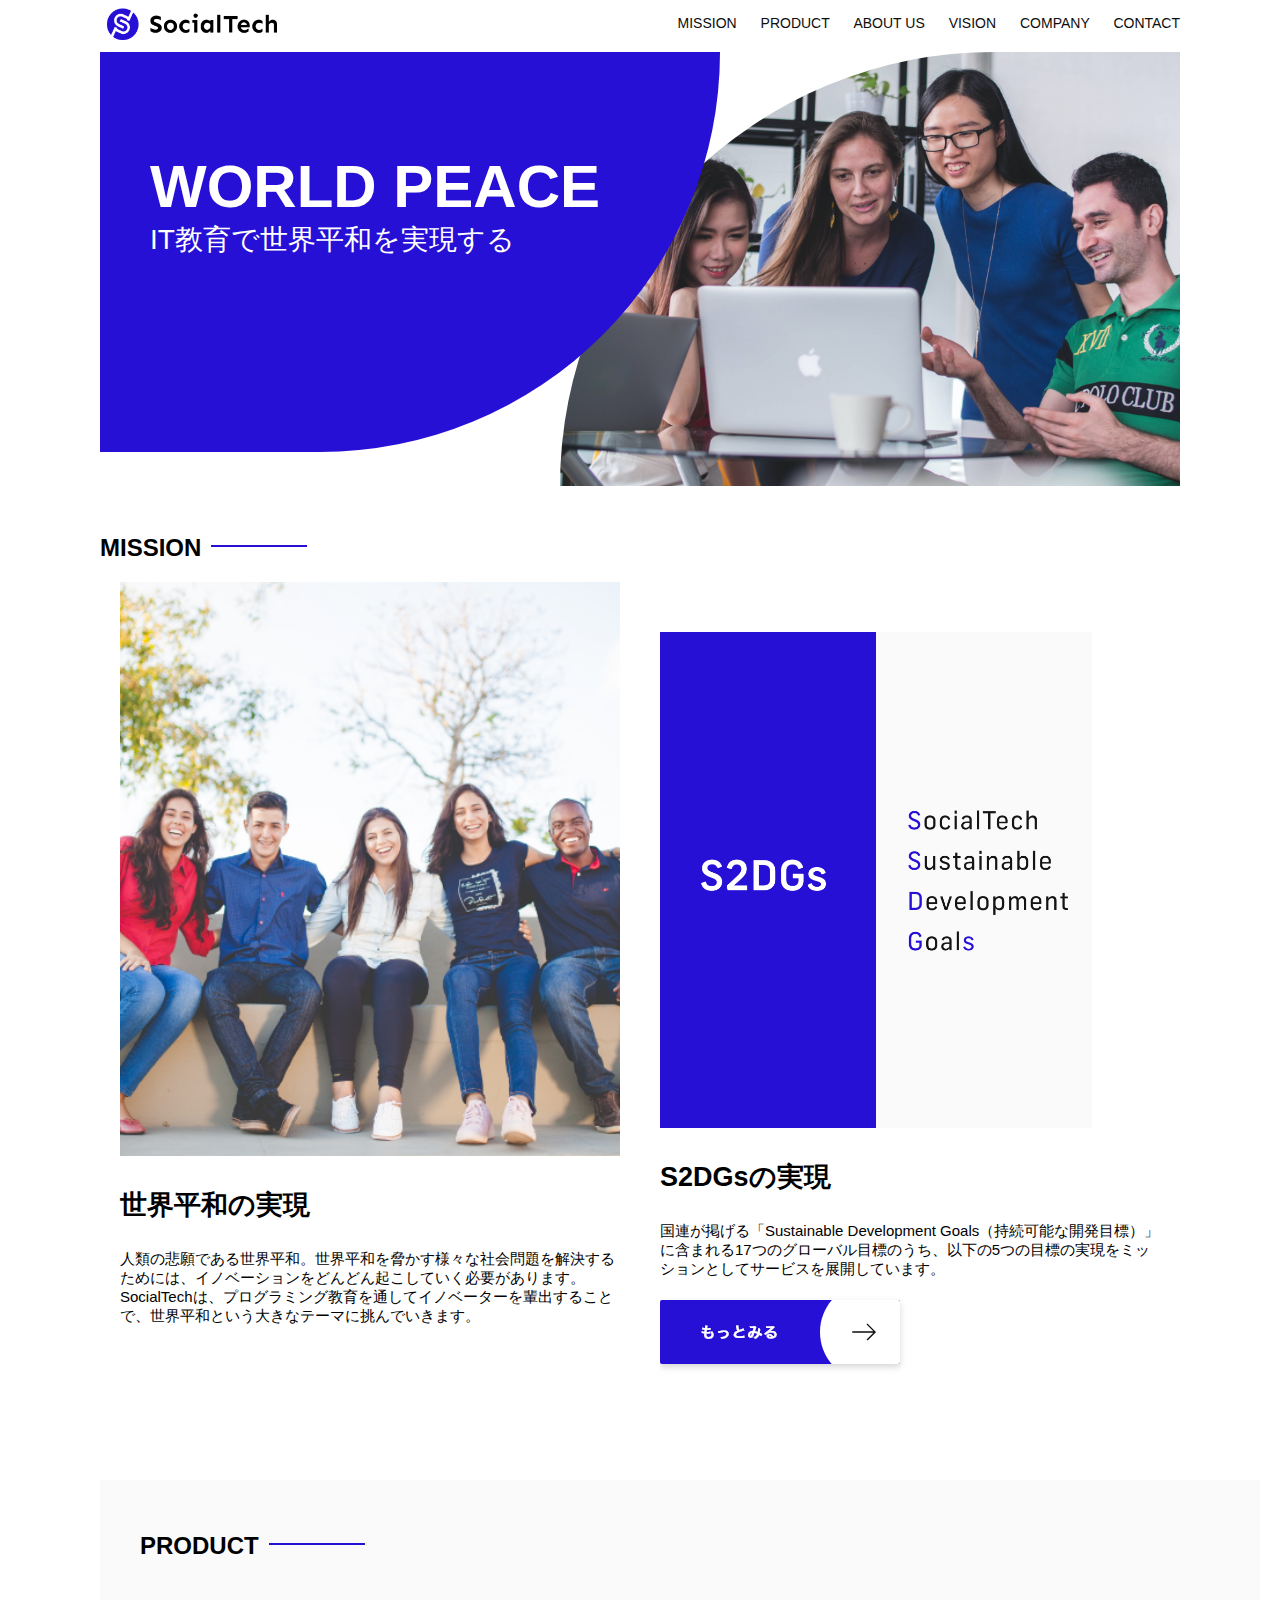
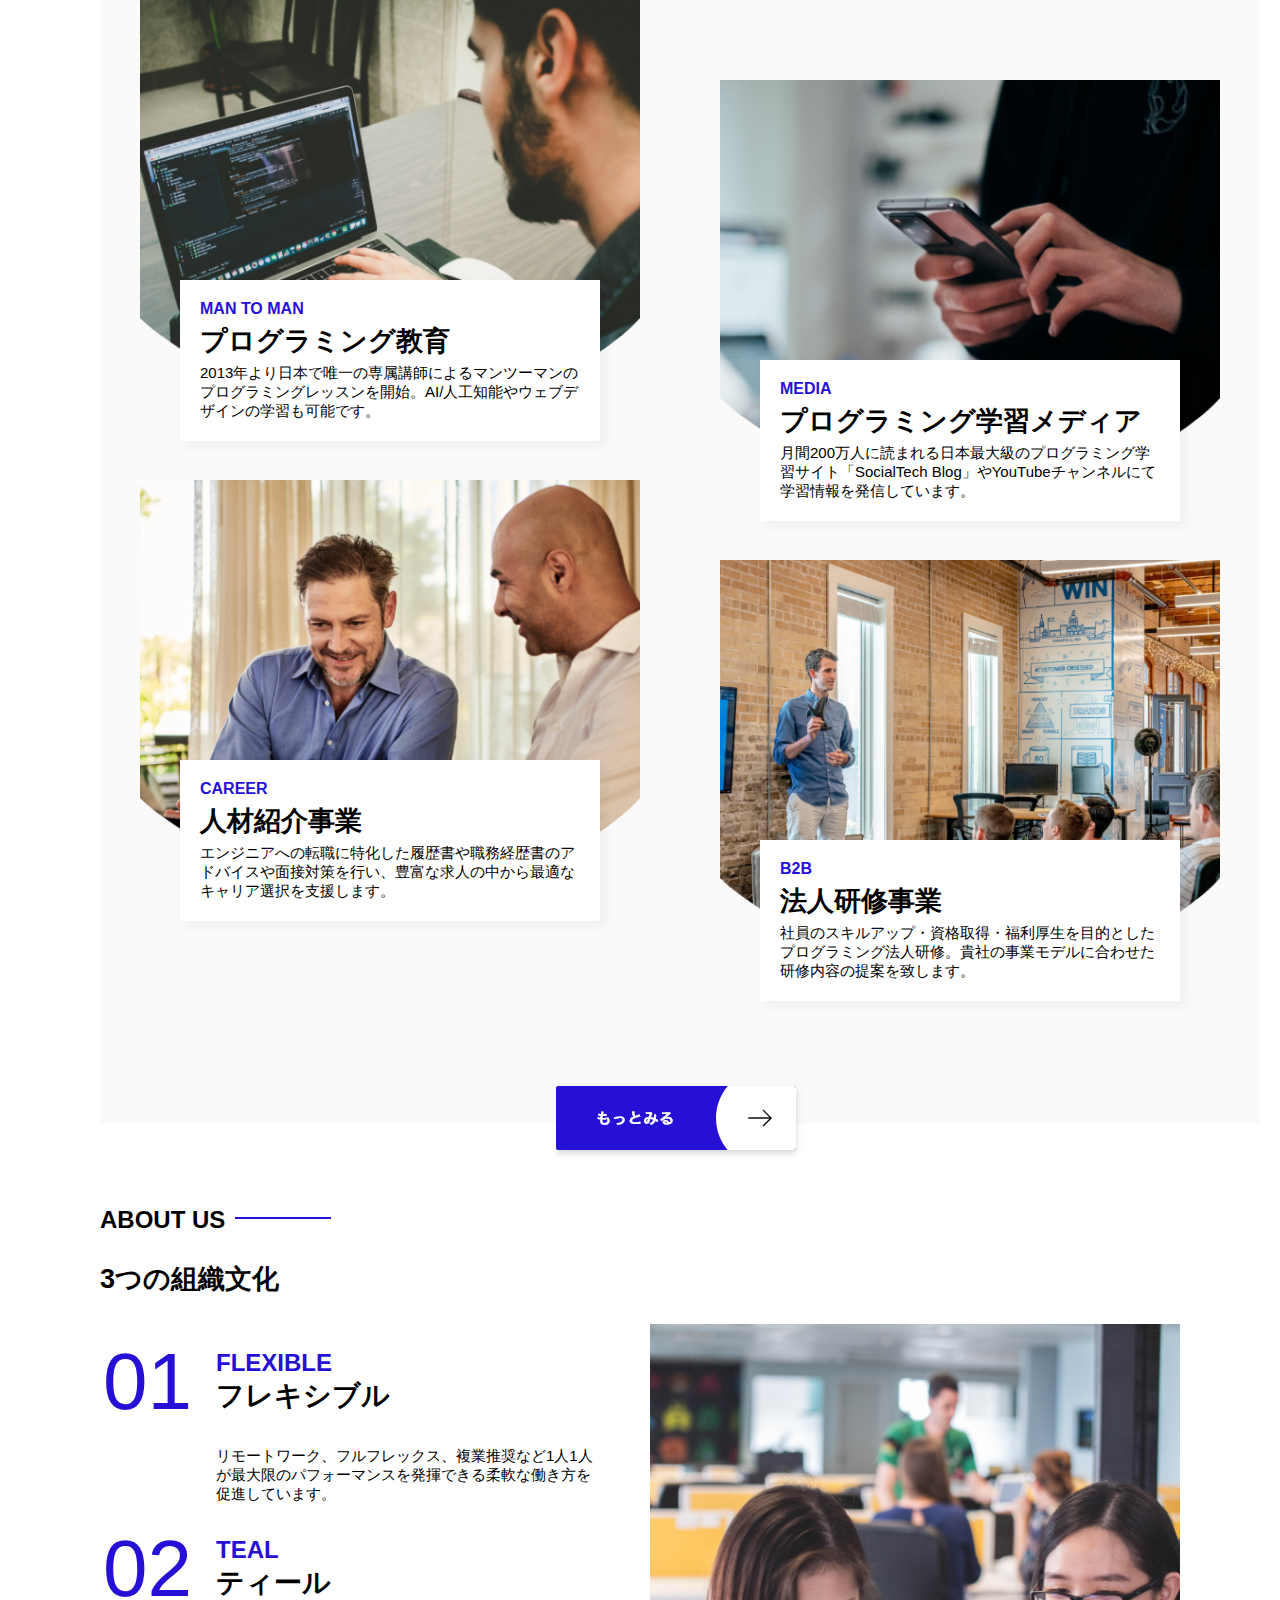
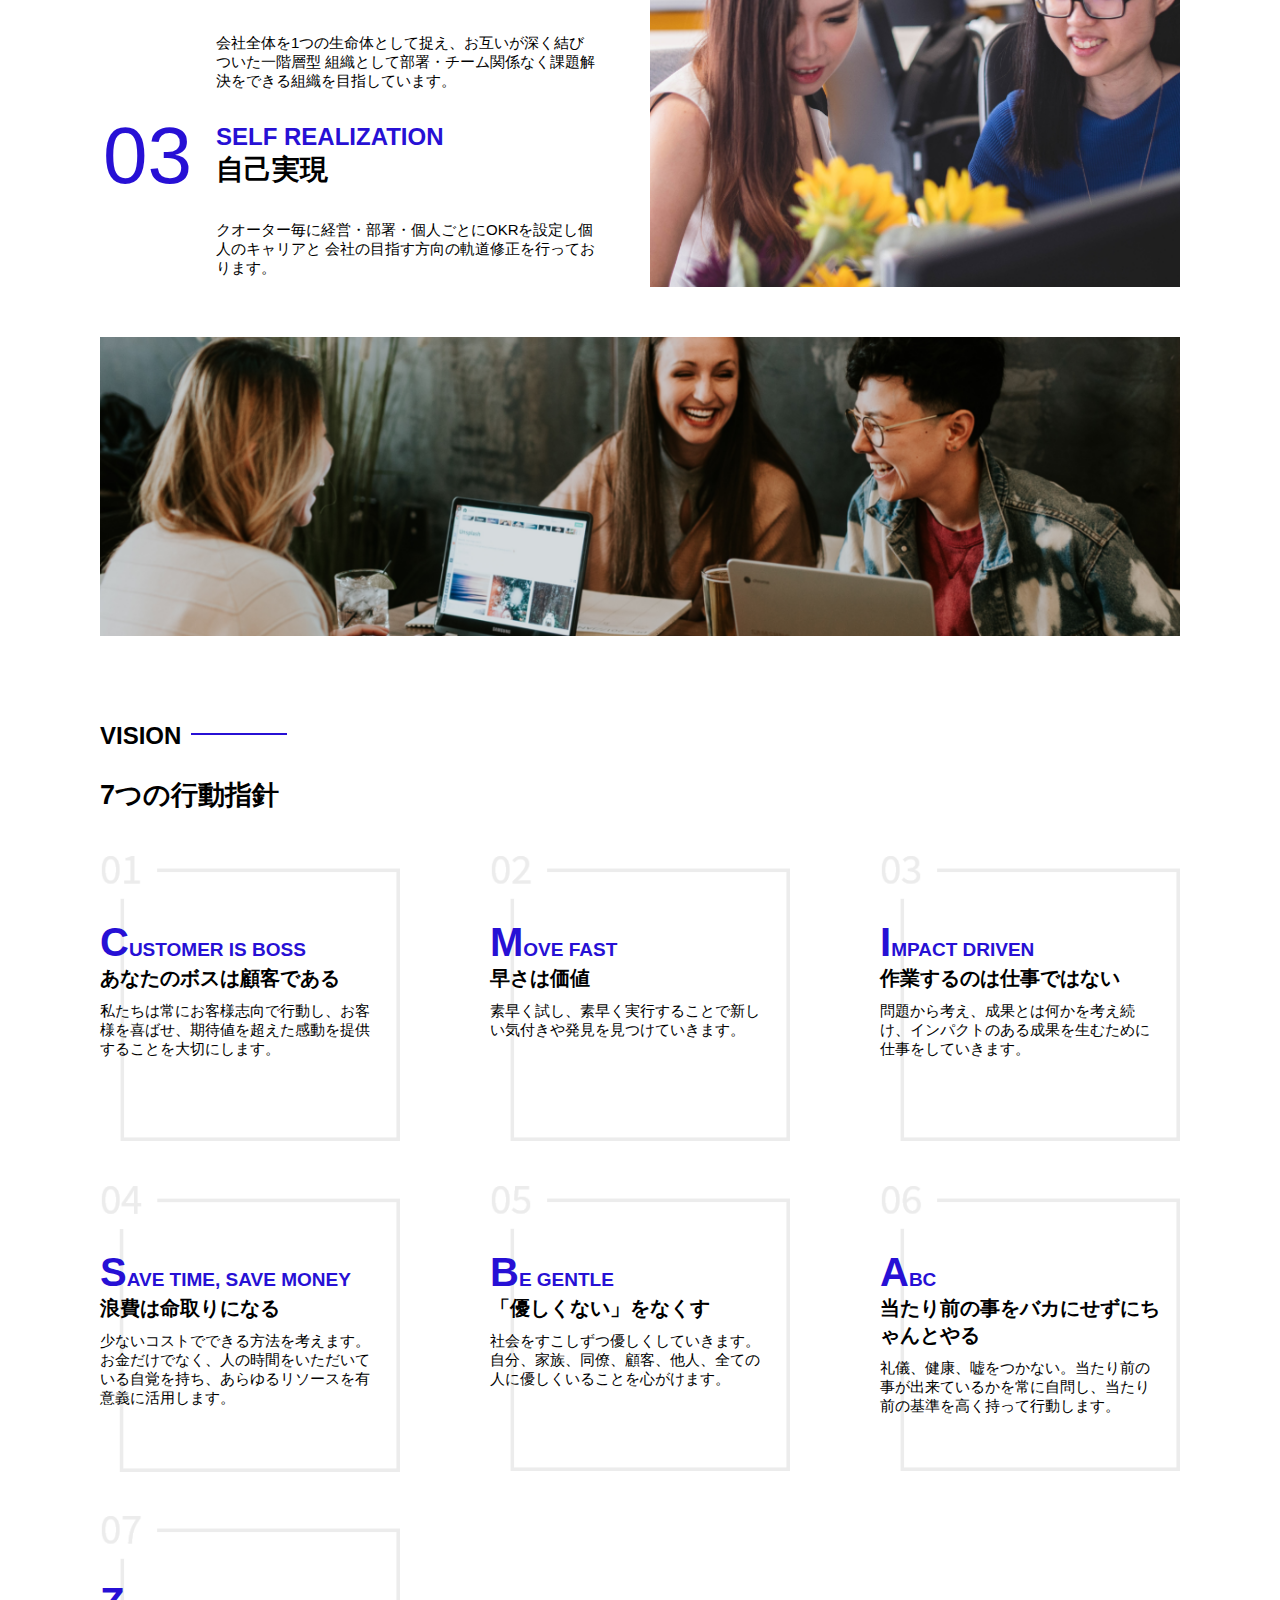
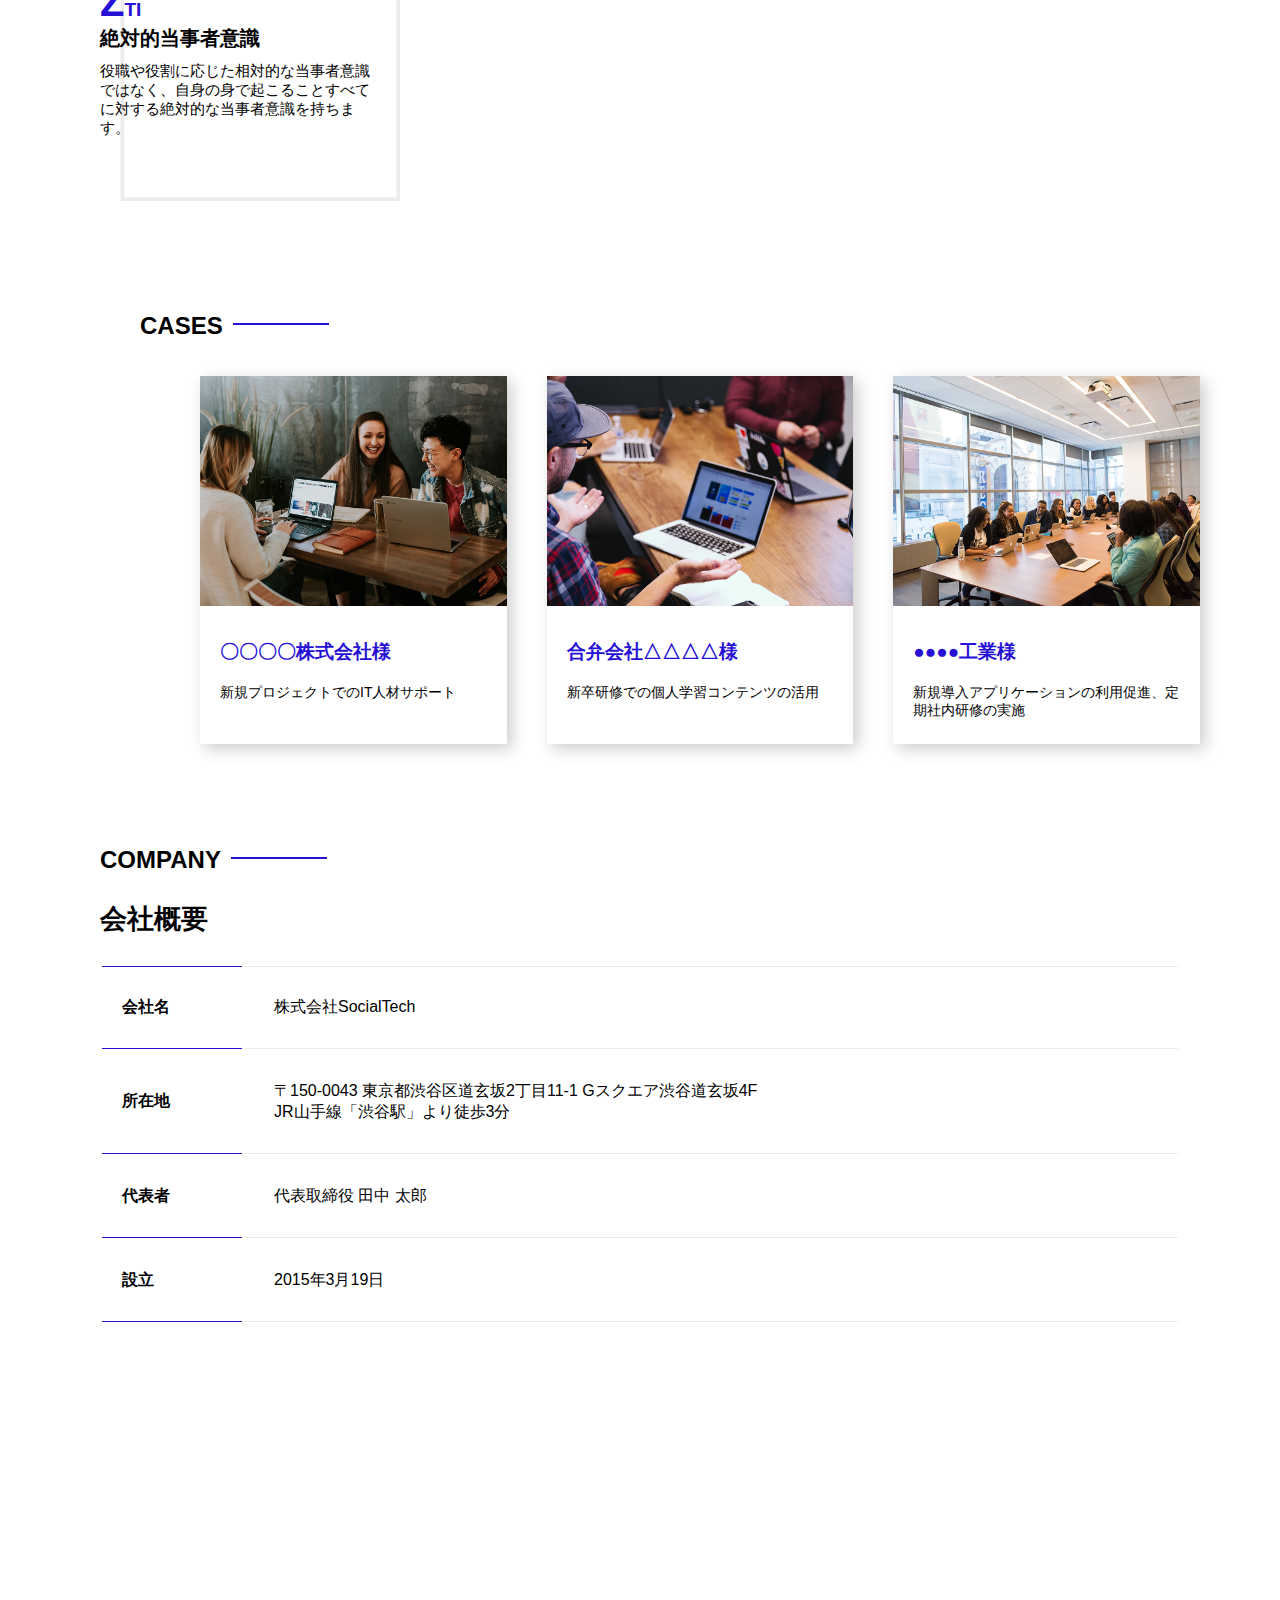
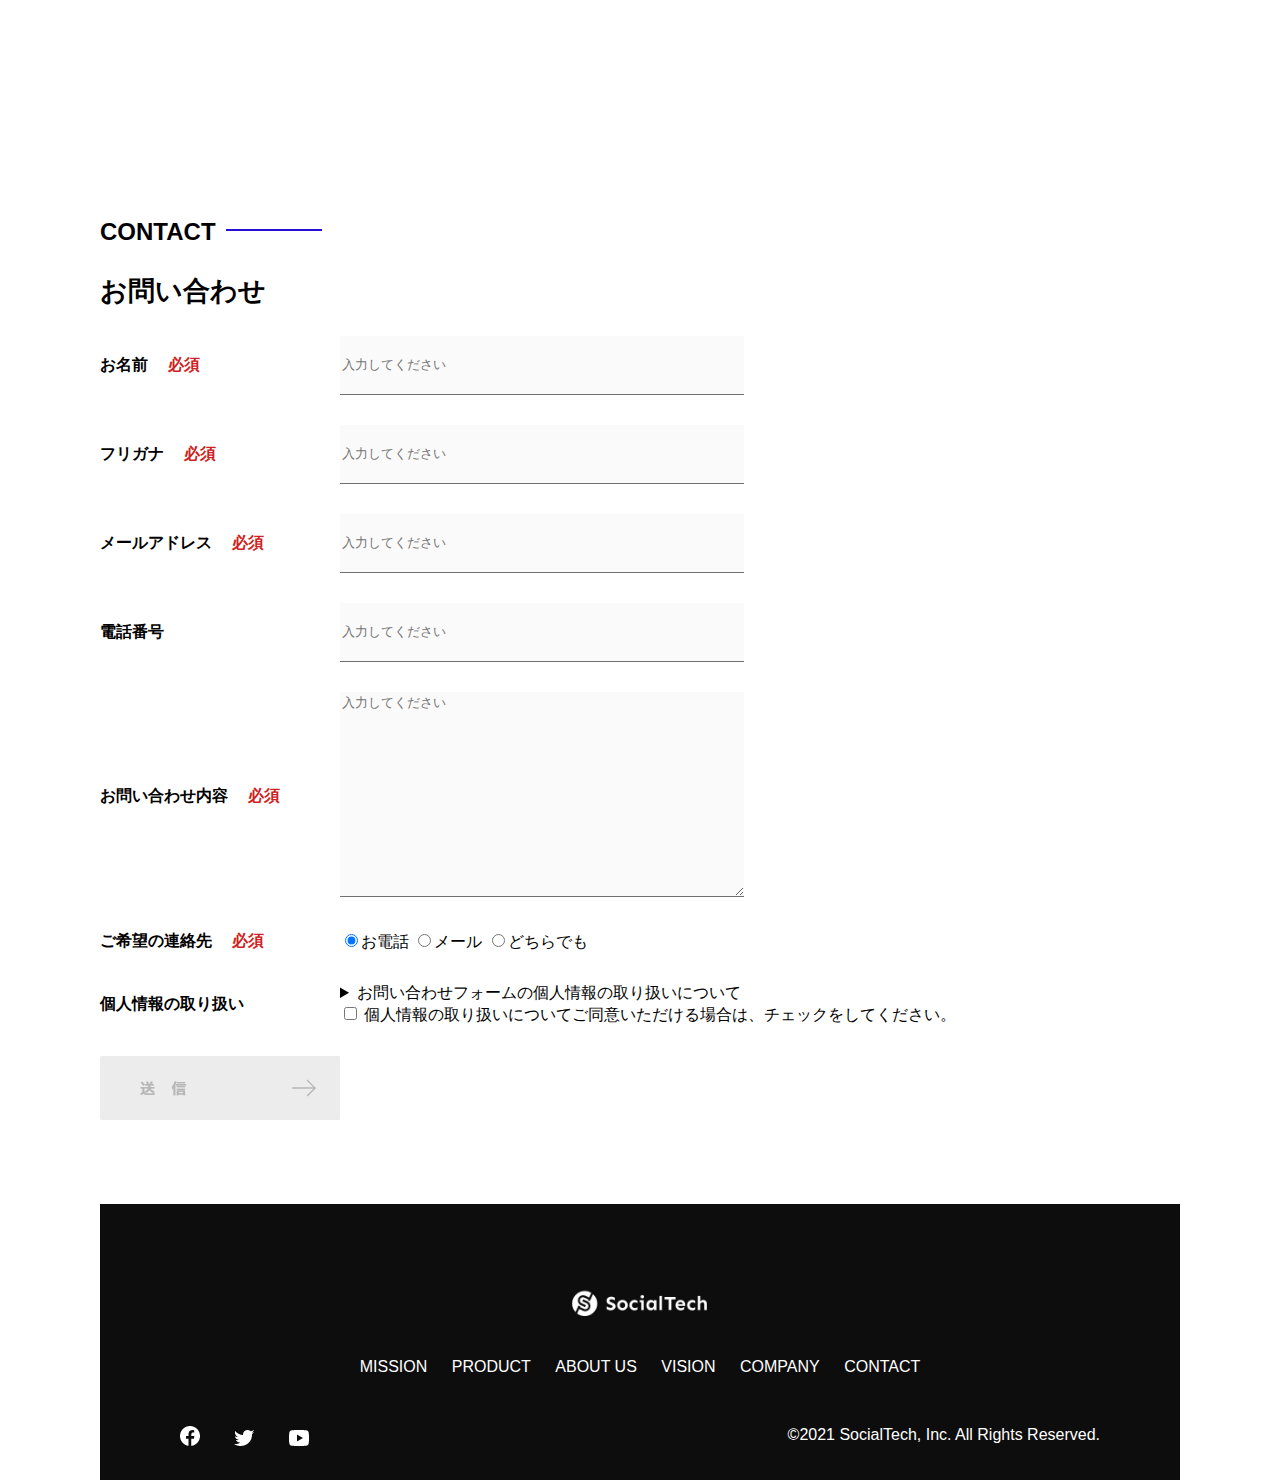
<file: kadai_012/index.html>
<!DOCTYPE html>
<html>
  <head>
    <title>SocialTech</title>
    <meta charset="UTF-8" />
    <meta
      name="description"
      content="SocialTechはEdTech業界のリーディングカンパニーを目指します。"
    />
    <meta name="viewport" content="width=device-width, initial-scale=1.0" />
    <link rel="stylesheet" href="style.css" />
  </head>
  <body>
    <!-- ヘッダー -->
    <header>
      <!-- ロゴ -->
      <a href="index.html" id="logo"
        ><img src="images/logo.png" alt="トップページに戻る"
      /></a>

      <!-- PC用ナビゲーション -->
      <nav id="nav-pc">
        <a href="mission.html">MISSION</a>
        <a href="product.html">PRODUCT</a>
        <a href="index.html#aboutus">ABOUT US</a>
        <a href="index.html#vision">VISION</a>
        <a href="index.html#company">COMPANY</a>
        <a href="index.html#contact">CONTACT</a>
      </nav>
    </header>
    <main>
      <article>
        <!-- メインビジュアル -->
        <section id="main-visual">
          <div id="main-message">
            <h1>WORLD PEACE</h1>
            <p>IT教育で世界平和を実現する</p>
          </div>
          <img
            src="images/index/index-main.png"
            alt="PCの周りに集まる多国籍の仲間たち"
          />
        </section>
        <!--ミッション-->
        <section id="mission">
          <h2 class="index-h2">MISSION</h2>
          <div id="mission-flex">
            <div>
              <img
                id="mission-photo"
                src="images/index/index-mission.png"
                alt="屋外のベンチで写真を撮影する多国籍の仲間たち"
              />
              <h3>世界平和の実現</h3>
              <p>
                人類の悲願である世界平和。世界平和を脅かす様々な社会問題を解決するためには、イノベーションをどんどん起こしていく必要があります。SocialTechは、プログラミング教育を通してイノベーターを輩出することで、世界平和という大きなテーマに挑んでいきます。
              </p>
            </div>
            <div>
              <img id="s2dgs" src="images/index/s2dgs.png" alt="S2DGs" />
              <h3>S2DGsの実現</h3>
              <p>
                国連が掲げる「Sustainable Development
                Goals（持続可能な開発目標）」に含まれる17つのグローバル目標のうち、以下の5つの目標の実現をミッションとしてサービスを展開しています。
              </p>
              <a href="mission.html">
                <img src="images/button-more.png" alt="もっとみる" />
              </a>
            </div>
          </div>
        </section>
        <!-- プロダクト -->
        <section id="product">
          <h2 class="index-h2">PRODUCT</h2>
          <div>
            <div id="product-left">
              <div>
                <img
                  class="product-photo"
                  src="images/index/index-mantoman.png"
                  alt="PCでコードを書く男性"
                />
                <div class="product-explain">
                  <span>MAN TO MAN</span>
                  <h3>プログラミング教育</h3>
                  <p>
                    2013年より日本で唯一の専属講師によるマンツーマンのプログラミングレッスンを開始。AI/人工知能やウェブデザインの学習も可能です。
                  </p>
                </div>
              </div>
              <div>
                <img
                  class="product-photo"
                  src="images/index/index-career.png"
                  alt="笑顔で話し合う2人の男性"
                />
                <div class="product-explain">
                  <span>CAREER</span>
                  <h3>人材紹介事業</h3>
                  <p>
                    エンジニアへの転職に特化した履歴書や職務経歴書のアドバイスや面接対策を行い、豊富な求人の中から最適なキャリア選択を支援します。
                  </p>
                </div>
              </div>
            </div>
            <div id="product-right">
              <div>
                <img
                  class="product-photo"
                  src="images/index/index-media.png"
                  alt="スマートフォンを操作する人"
                />
                <div class="product-explain">
                  <span>MEDIA</span>
                  <h3>プログラミング学習メディア</h3>
                  <p>
                    月間200万人に読まれる日本最大級のプログラミング学習サイト「SocialTech
                    Blog」やYouTubeチャンネルにて学習情報を発信しています。
                  </p>
                </div>
              </div>
              <div>
                <img
                  class="product-photo"
                  src="images/index/index-b2b.png"
                  alt="講演中の男性とそれを聴く人々"
                />
                <div class="product-explain">
                  <span>B2B</span>
                  <h3>法人研修事業</h3>
                  <p>
                    社員のスキルアップ・資格取得・福利厚生を目的としたプログラミング法人研修。貴社の事業モデルに合わせた研修内容の提案を致します。
                  </p>
                </div>
              </div>
            </div>
          </div>
          <div>
            <a id="product-more" href="product.html">
              <img src="images/button-more.png" alt="もっとみる" />
            </a>
          </div>
        </section>
        <!---ABOUT US-->
        <section id="aboutus">
          <h2 class="index-h2">ABOUT US</h2>
          <h3>3つの組織文化</h3>
          <div>
            <table class="culture-table">
              <tr>
                <td>
                  <span class="culture-num">01</span>
                </td>
                <td>
                  <span class="culture-en">FLEXIBLE</span>
                  <span class="culture-jp">フレキシブル</span>
                </td>
              </tr>
              <tr>
                <td>
                  <!--空のセル-->
                </td>
                <td>
                  <p class="culture-description">
                    リモートワーク、フルフレックス、複業推奨など1人1人が最大限のパフォーマンスを発揮できる柔軟な働き方を促進しています。
                  </p>
                </td>
              </tr>
              <tr>
                <td>
                  <span class="culture-num">02</span>
                </td>
                <td>
                  <span class="culture-en">TEAL</span>
                  <span class="culture-jp">ティール</span>
                </td>
              </tr>
              <tr>
                <td>
                  <!--空のセル-->
                </td>
                <td>
                  <p class="culture-description">
                    会社全体を1つの生命体として捉え、お互いが深く結びついた一階層型
                    組織として部署・チーム関係なく課題解決をできる組織を目指しています。
                  </p>
                </td>
              </tr>
              <tr>
                <td>
                  <span class="culture-num">03</span>
                </td>
                <td>
                  <span class="culture-en">SELF REALIZATION</span>
                  <span class="culture-jp">自己実現</span>
                </td>
              </tr>
              <tr>
                <td>
                  <!--空のセル-->
                </td>
                <td>
                  <p class="culture-description">
                    クオーター毎に経営・部署・個人ごとにOKRを設定し個人のキャリアと
                    会社の目指す方向の軌道修正を行っております。
                  </p>
                </td>
              </tr>
            </table>
            <img
              class="culture-img"
              src="images/index/index-aboutus1.png"
              alt="笑顔で話し合う2人の女性"
            />
          </div>
          <img
            class="culture-img2"
            src="images/index/index-aboutus2.png"
            alt="笑顔で話し合う3人の男女"
          />
        </section>
        <!-- VISION -->
        <section id="vision">
          <h2 class="index-h2">VISION</h2>
          <h3>7つの行動指針</h3>
          <div>
            <div class="vision-box">
              <img src="images/index/vision-01.png" alt="01" />
              <span>
                <h4>CUSTOMER IS BOSS</h4>
                <h5>あなたのボスは顧客である</h5>
                <p>
                  私たちは常にお客様志向で行動し、お客様を喜ばせ、期待値を超えた感動を提供することを大切にします。
                </p>
              </span>
            </div>
            <div class="vision-box">
              <img src="images/index/vision-02.png" alt="02" />
              <span>
                <h4>MOVE FAST</h4>
                <h5>早さは価値</h5>
                <p>
                  素早く試し、素早く実行することで新しい気付きや発見を見つけていきます。
                </p>
              </span>
            </div>
            <div class="vision-box">
              <img src="images/index/vision-03.png" alt="03" />
              <span>
                <h4>IMPACT DRIVEN</h4>
                <h5>作業するのは仕事ではない</h5>
                <p>
                  問題から考え、成果とは何かを考え続け、インパクトのある成果を生むために仕事をしていきます。
                </p>
              </span>
            </div>
            <div class="vision-box">
              <img src="images/index/vision-04.png" alt="04" />
              <span>
                <h4>SAVE TIME, SAVE MONEY</h4>
                <h5>浪費は命取りになる</h5>
                <p>
                  少ないコストでできる方法を考えます。お金だけでなく、人の時間をいただいている自覚を持ち、あらゆるリソースを有意義に活用します。
                </p>
              </span>
            </div>
            <div class="vision-box">
              <img src="images/index/vision-05.png" alt="05" />
              <span>
                <h4>BE GENTLE</h4>
                <h5>「優しくない」をなくす</h5>
                <p>
                  社会をすこしずつ優しくしていきます。自分、家族、同僚、顧客、他人、全ての人に優しくいることを心がけます。
                </p>
              </span>
            </div>
            <div class="vision-box">
              <img src="images/index/vision-06.png" alt="06" />
              <span>
                <h4>ABC</h4>
                <h5>当たり前の事をバカにせずにちゃんとやる</h5>
                <p>
                  礼儀、健康、嘘をつかない。当たり前の事が出来ているかを常に自問し、当たり前の基準を高く持って行動します。
                </p>
              </span>
            </div>
            <div class="vision-box">
              <img src="images/index/vision-07.png" alt="07" />
              <span>
                <h4>ZTI</h4>
                <h5>絶対的当事者意識</h5>
                <p>
                  役職や役割に応じた相対的な当事者意識ではなく、自身の身で起こることすべてに対する絶対的な当事者意識を持ちます。
                </p>
              </span>
            </div>
          </div>
        </section>
        <!-- CASES -->
         <section id="cases">
          <h2 class="index-h2">CASES</h2>
          <ul>
            <li class="case-card">
              <img class="case-img" src="images/index/case-1.png" alt="仲良く語らう3人">
              <div class="case-info">
                <h3 class="case-name">〇〇〇〇株式会社様</h3>
                <p class="case-content">新規プロジェクトでのIT人材サポート</p>
              </div>
            </li>
            <li class="case-card">
              <img class="case-img" src="images/index/case-2.png" alt="PCでコンテンツを見る">
              <div class="case-info">
                <h3 class="case-name">合弁会社△△△△様</h3>
                <p class="case-content">新卒研修での個人学習コンテンツの活用</p>
              </div>
            </li>
            <li class="case-card">
              <img class="case-img" src="images/index/case-3.png" alt="社内研修の会議室">
              <div class="case-info">
                <h3 class="case-name">●●●●工業様</h3>
                <p class="case-content">新規導入アプリケーションの利用促進、定期社内研修の実施</p>
              </div>
            </li>
          </ul>
         </section>

        <!-- COMPANY -->
        <section id="company">
          <h2 class="index-h2">COMPANY</h2>
          <h3>会社概要</h3>
          <table id="company-table">
            <tr>
              <th class="tableheader-first">会社名</th>
              <td class="cell-first">株式会社SocialTech</td>
            </tr>
            <tr>
              <th class="tableheader">所在地</th>
              <td class="cell">
                〒150-0043 東京都渋谷区道玄坂2丁目11-1 Gスクエア渋谷道玄坂4F<br />JR山手線「渋谷駅」より徒歩3分
              </td>
            </tr>
            <tr>
              <th class="tableheader">代表者</th>
              <td class="cell">代表取締役 田中 太郎</td>
            </tr>
            <tr>
              <th class="tableheader">設立</th>
              <td class="cell">2015年3月19日</td>
            </tr>
          </table>
          <iframe
            src="https://www.google.com/maps/embed?pb=!1m18!1m12!1m3!1d3241.7759544892483!2d139.69399665123464!3d35.65789123876098!2m3!1f0!2f0!3f0!3m2!1i1024!2i768!4f13.1!3m3!1m2!1s0x60188caa0042e8d1%3A0xba130bea826a7aa2!2z44CSMTUwLTAwNDMg5p2x5Lqs6YO95riL6LC35Yy66YGT546E5Z2C77yS5LiB55uu77yR77yR4oiS77yR!5e0!3m2!1sja!2sjp!4v1636872991912!5m2!1sja!2sjp"
            style="border: 0"
            allowfullscreen=""
            loading="lazy"
          >
          </iframe>
        </section>
        <!-- お問い合わせフォーム -->
        <section id="contact">
          <h2 class="index-h2">CONTACT</h2>
          <h3>お問い合わせ</h3>
          <form>
            <div>
              <div class="contact-heading">
                <label class="contact-label"
                  >お名前<span class="contact-span">必須</span></label
                >
              </div>
              <div class="contact-form">
                <input
                  type="text"
                  name="name"
                  placeholder="入力してください"
                  class="contact-textbox"
                />
              </div>
            </div>
            <div>
              <div class="contact-heading">
                <label class="contact-label"
                  >フリガナ<span class="contact-span">必須</span></label
                >
              </div>
              <div>
                <input
                  type="text"
                  name="hurigana"
                  placeholder="入力してください"
                  class="contact-textbox"
                />
              </div>
            </div>
            <div>
              <div class="contact-heading">
                <label class="contact-label"
                  >メールアドレス<span class="contact-span">必須</span></label
                >
              </div>
              <div>
                <input
                  type="text"
                  name="email"
                  placeholder="入力してください"
                  class="contact-textbox"
                />
              </div>
            </div>
            <div>
              <div class="contact-heading">
                <label class="contact-label">電話番号</label>
              </div>
              <div>
                <input
                  type="text"
                  name="tel"
                  placeholder="入力してください"
                  class="contact-textbox"
                />
              </div>
            </div>
            <div>
              <div class="contact-heading">
                <label class="contact-label"
                  >お問い合わせ内容<span class="contact-span">必須</span></label
                >
              </div>
              <div>
                <textarea
                  class="contact-textarea"
                  placeholder="入力してください"
                  name="message"
                ></textarea>
              </div>
            </div>
            <div>
              <div class="contact-heading">
                <label class="contact-label"
                  >ご希望の連絡先<span class="contact-span">必須</span></label
                >
              </div>
              <div>
                <input
                  class="radiobutton"
                  type="radio"
                  value="tel"
                  name="contact"
                  checked
                /><label>お電話</label>
                <input
                  class="radiobutton"
                  type="radio"
                  value="mail"
                  name="contact"
                /><label>メール</label>
                <input
                  class="radiobutton"
                  type="radio"
                  value="both"
                  name="contact"
                /><label>どちらでも</label>
              </div>
            </div>
            <div>
              <div class="contact-heading">
                <label class="contact-label">個人情報の取り扱い</label>
              </div>
              <div>
                <details>
                  <summary>
                    お問い合わせフォームの個人情報の取り扱いについて
                  </summary>
                  <div>
                    <span>１．組織の名称又は氏名</span><br />
                    株式会社SocialTech<br /><br />
                    <span
                      >２．個人情報保護管理者（若しくはその代理人）の氏名又は職名、所属及び連絡先
                      鈴木 一郎 コーポレート部</span
                    ><br />
                    メールアドレス：support@socialtech.net<br />
                    TEL：03-xxxx-xxxx<br />
                    <span>３．個人情報の利用目的</span><br />
                    ・本サービス及び本サービスに関連する情報の提供又はそれらに関する連絡のため<br />
                    ・ユーザーの本人確認のため<br />
                    ・当社サービスのご案内のため<br />
                    ・当社の商品等の広告または宣伝（電子メールによるものを含むものとします。）<br /><br />
                    <span>４．個人情報の取り扱い業務の委託</span><br />
                    個人情報の取扱業務の全部または一部を外部に業務委託する場合があります。<br />
                    その際、弊社は、個人情報を適切に保護できる管理体制を敷き実行していることを条件として<br />
                    委託先を厳選したうえで、機密保持契約を委託先と締結し、お客様の個人情報を厳密に管理させます。<br /><br />
                    <span>５．個人情報の開示等の請求</span><br />
                    お客様は、弊社に対してご自身の個人情報の開示等（利用目的の通知、開示、内容の訂正・追加・削除、利用の停止または消去、第三者への提供の停止）に関して、当社問合わせ窓口に申し出ることができます。<br />
                    その際、弊社はお客様ご本人を確認させていただいたうえで、合理的な期間内に対応いたします。<br /><br />
                    なお、個人情報に関する弊社問合わせ先は、次の通りです。<br /><br />
                    株式会社SocialTech　個人情報問合せ窓口<br />
                    〒150-0043　東京都渋谷区道玄坂2丁目11-1 Ｇスクエア渋谷道玄坂
                    4F<br />
                    メールアドレス：support@socialtech.net　TEL：03-xxxx-xxxx<br /><br />
                    <span>６．個人情報を提供されることの任意性について</span
                    ><br /><br />
                    お客様がご自身の個人情報を弊社に提供されるか否かは、お客様のご判断によりますが、もしご提供されない場合には、適切なサービスが提供できない場合がありますので予めご了承ください。
                  </div>
                </details>
                <input type="checkbox" name="agree" />
                <span
                  >個人情報の取り扱いについてご同意いただける場合は、チェックをしてください。</span
                >
              </div>
            </div>
            <input
              type="image"
              value="Submit"
              src="images/button-submit.png"
              alt="送信する"
            />
          </form>
        </section>
      </article>
      <footer>
        <div id="footer-logo">
          <img src="images/logo-sp.png" alt="SocialTech" />
        </div>
        <div id="footer-link">
          <a href="mission.html">MISSION</a>
          <a href="product.html">PRODUCT</a>
          <a href="index.html#aboutus">ABOUT US</a>
          <a href="index.html#vision">VISION</a>
          <a href="index.html#company">COMPANY</a>
          <a href="index.html#contact">CONTACT</a>
        </div>
        <div id="sns-footer">
          <a href="https://www.facebook.com/sejuku2013"
            ><img src="images/button-facebook.png" alt="Facebookのリンク"
          /></a>
          <a href="https://twitter.com/samuraijuku"
            ><img src="images/button-twitter.png" alt="Twitterのリンク"
          /></a>
          <a href="https://www.youtube.com/channel/UCCFOQO5aDK0xXam4cUQXT8g"
            ><img src="images/button-youtube.png" alt="YouTubeのリンク"
          /></a>
          <span id="copyright"
            >&copy;2021 SocialTech, Inc. All Rights Reserved.
          </span>
        </div>
      </footer>
    </main>
  </body>
</html>
</file>
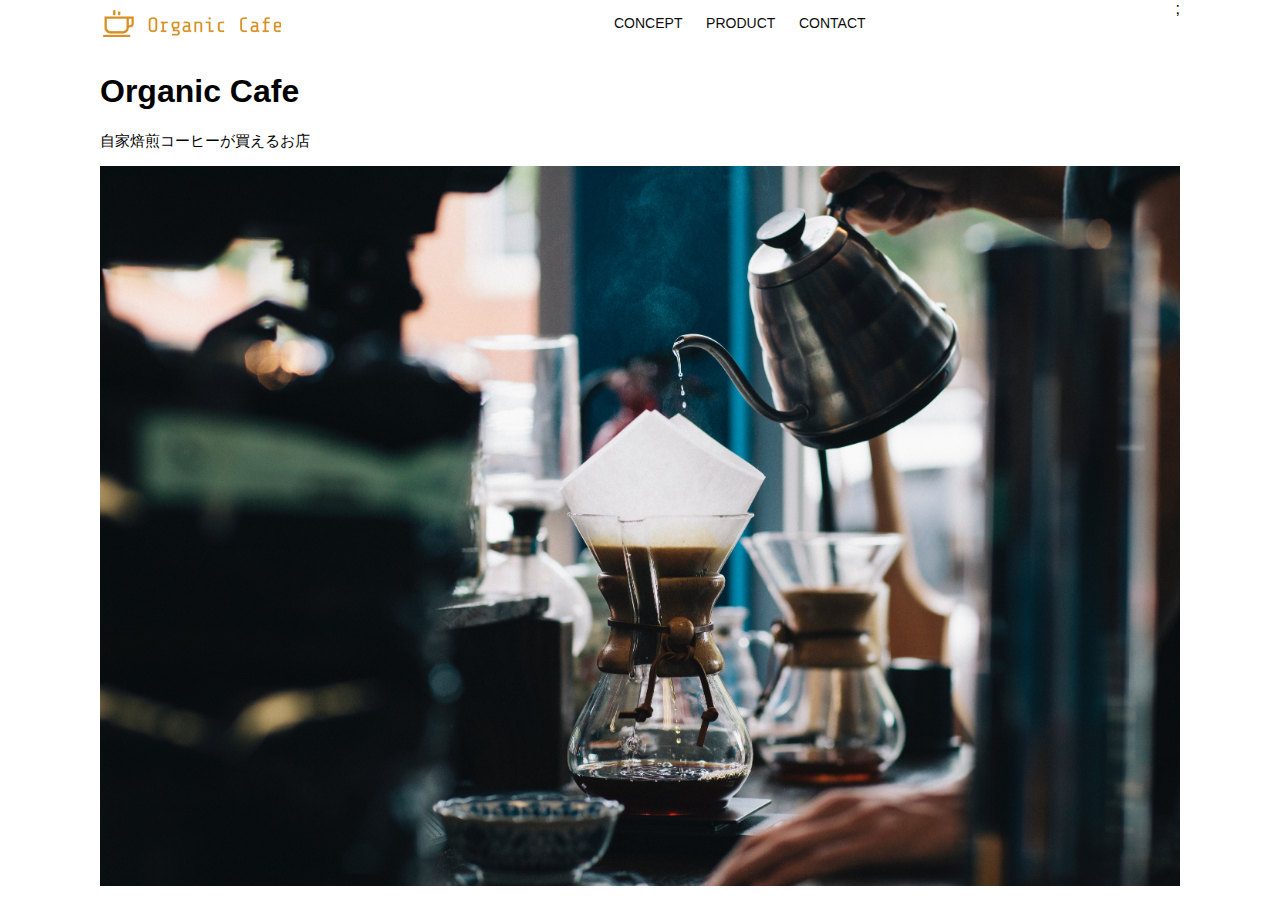
<file: kadai_013/index.html>
<!DOCTYPE html>
<html>
  <head>
    <title>Organic Cafe</title>
    <meta charset="UTF-8" />
    <meta name="description" content="自家焙煎のコーヒーがお家で楽しめるOrganic Cafe"/>
    <meta name="viewport" content="width=device-width, initial-scale=1.0" />
    <link rel="stylesheet" href="style.css" />
  </head>
  <body>
    <!-- ヘッダー -->
    <header>
      <!-- ロゴ -->
      <a href="index.html" id="logo"><img src="images/logo.png" alt="トップページに戻る"/></a>

      <!-- PC用ナビゲーション -->
      <nav id="nav-pc">
        <a href="index.html#concept">CONCEPT</a>
        <a href="index.html#product">PRODUCT</a>
        <a href="index.html#contact">CONTACT</a>
      </nav>
      <!-- スマートフォン用ナビゲーション -->
       <img id="menu-sp" src="images/button-menu.png" alt="ナビゲーションを開く" onclick="document.getElementById('nav-sp').style.display= 'block'">;
       <nav id="nav-sp">
        <img id="close" src="images/button-close.png" alt="ナビゲーションを閉じる" onclick="document.getElementById('nav-sp').style.display= 'none'">;
        <a id="logo-sp" href="index.html" onclick="document.getElementById('nav-sp').style.display= 'none'">
          <img src="images/logo-sp.png" alt="トップページに戻る">
        </a>
        <a class="menu" href="index.html#concept" onclick="document.getElementById('nav-sp').style.display= 'none'">
          CONCEPT
        </a>
        <a class="menu" href="index.html#product" onclick="document.getElementById('nav-sp').style.display= 'none'">
          PRODUCT
        </a>
        <a class="menu" href="index.html#contact" onclick="document.getElementById('nav-sp').style.display= 'none'">
          CONTACT
        </a>
       </nav>
    </header>

    <main>
      <article>
        <!-- メインビジュアル -->
        <section id="main-visual">
          <div id="main-message">
            <h1>Organic Cafe</h1>
            <p>自家焙煎コーヒーが買えるお店</p>
          </div>
          <img src="images/main-image.jpg" alt="コーヒーをハンドドリップで淹れる画像"/>
        </section>
      </article>
    </main>
  </body>
</html>
</file>
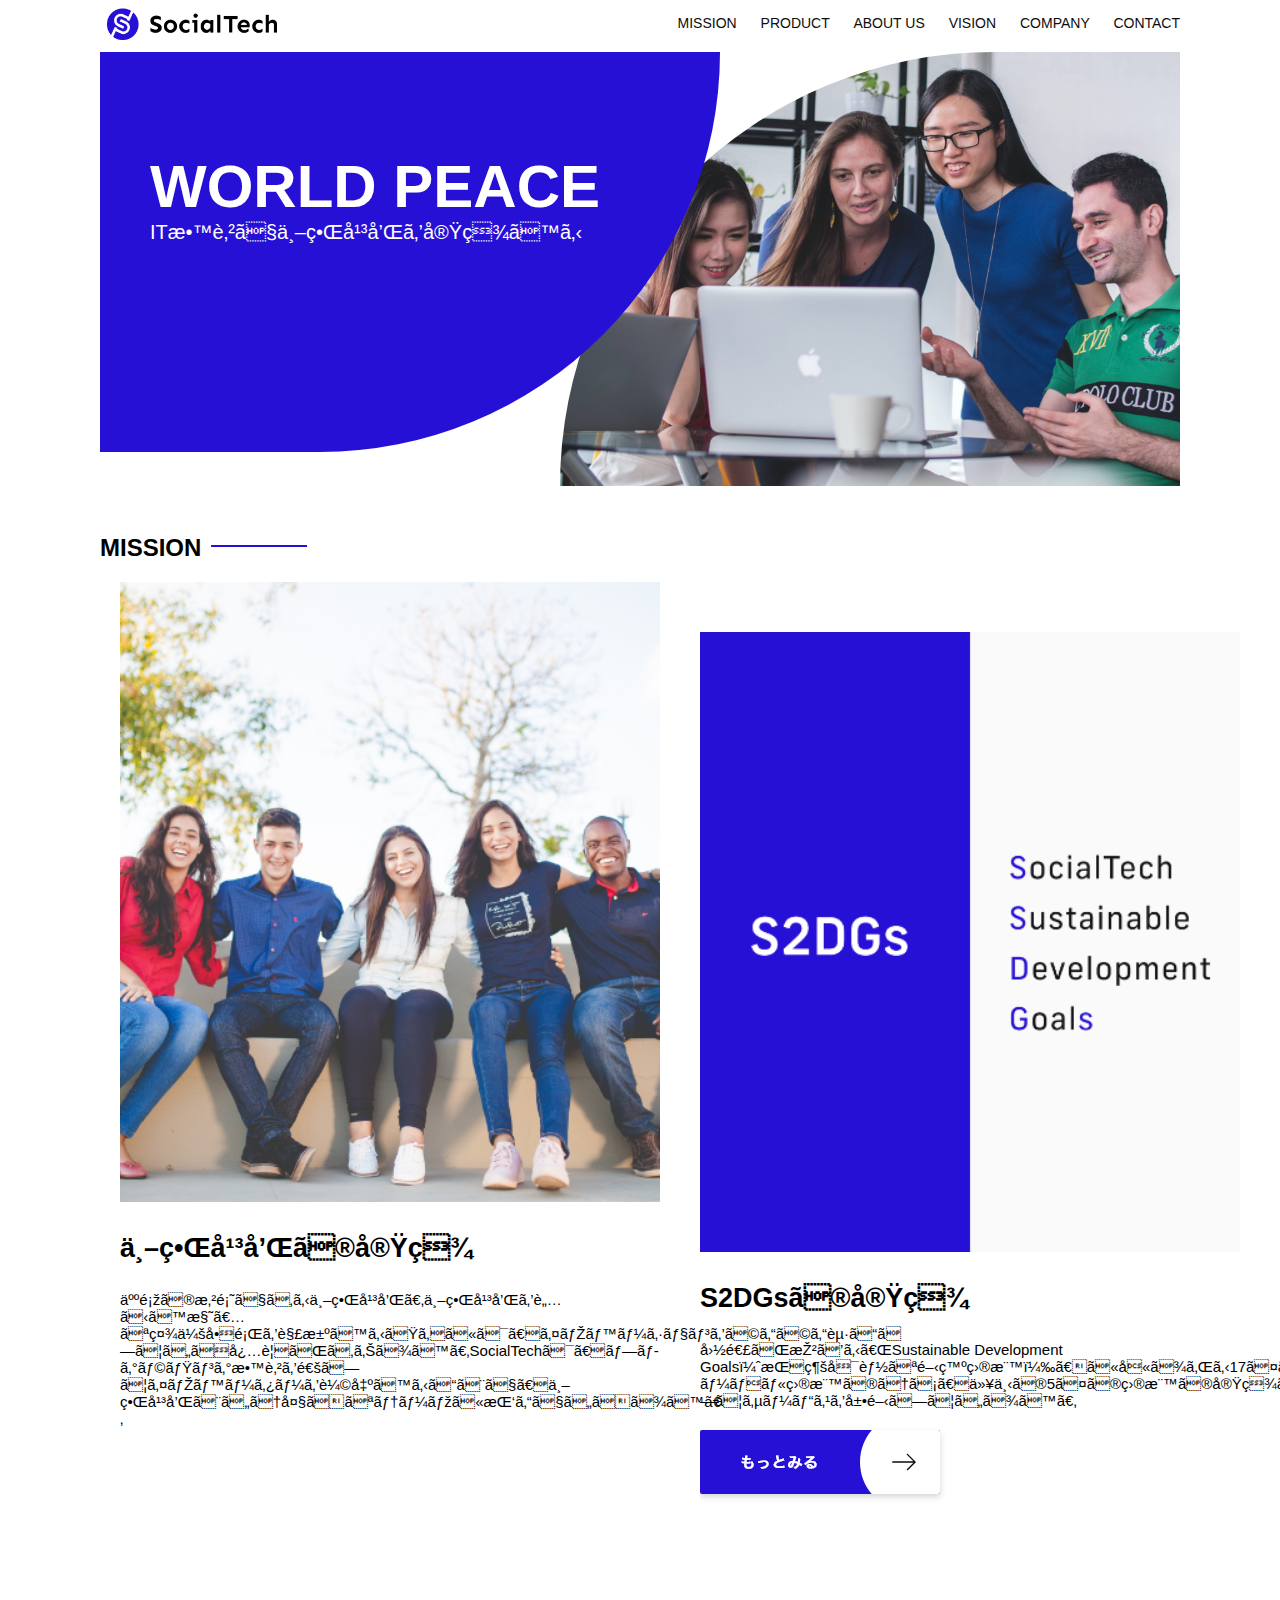
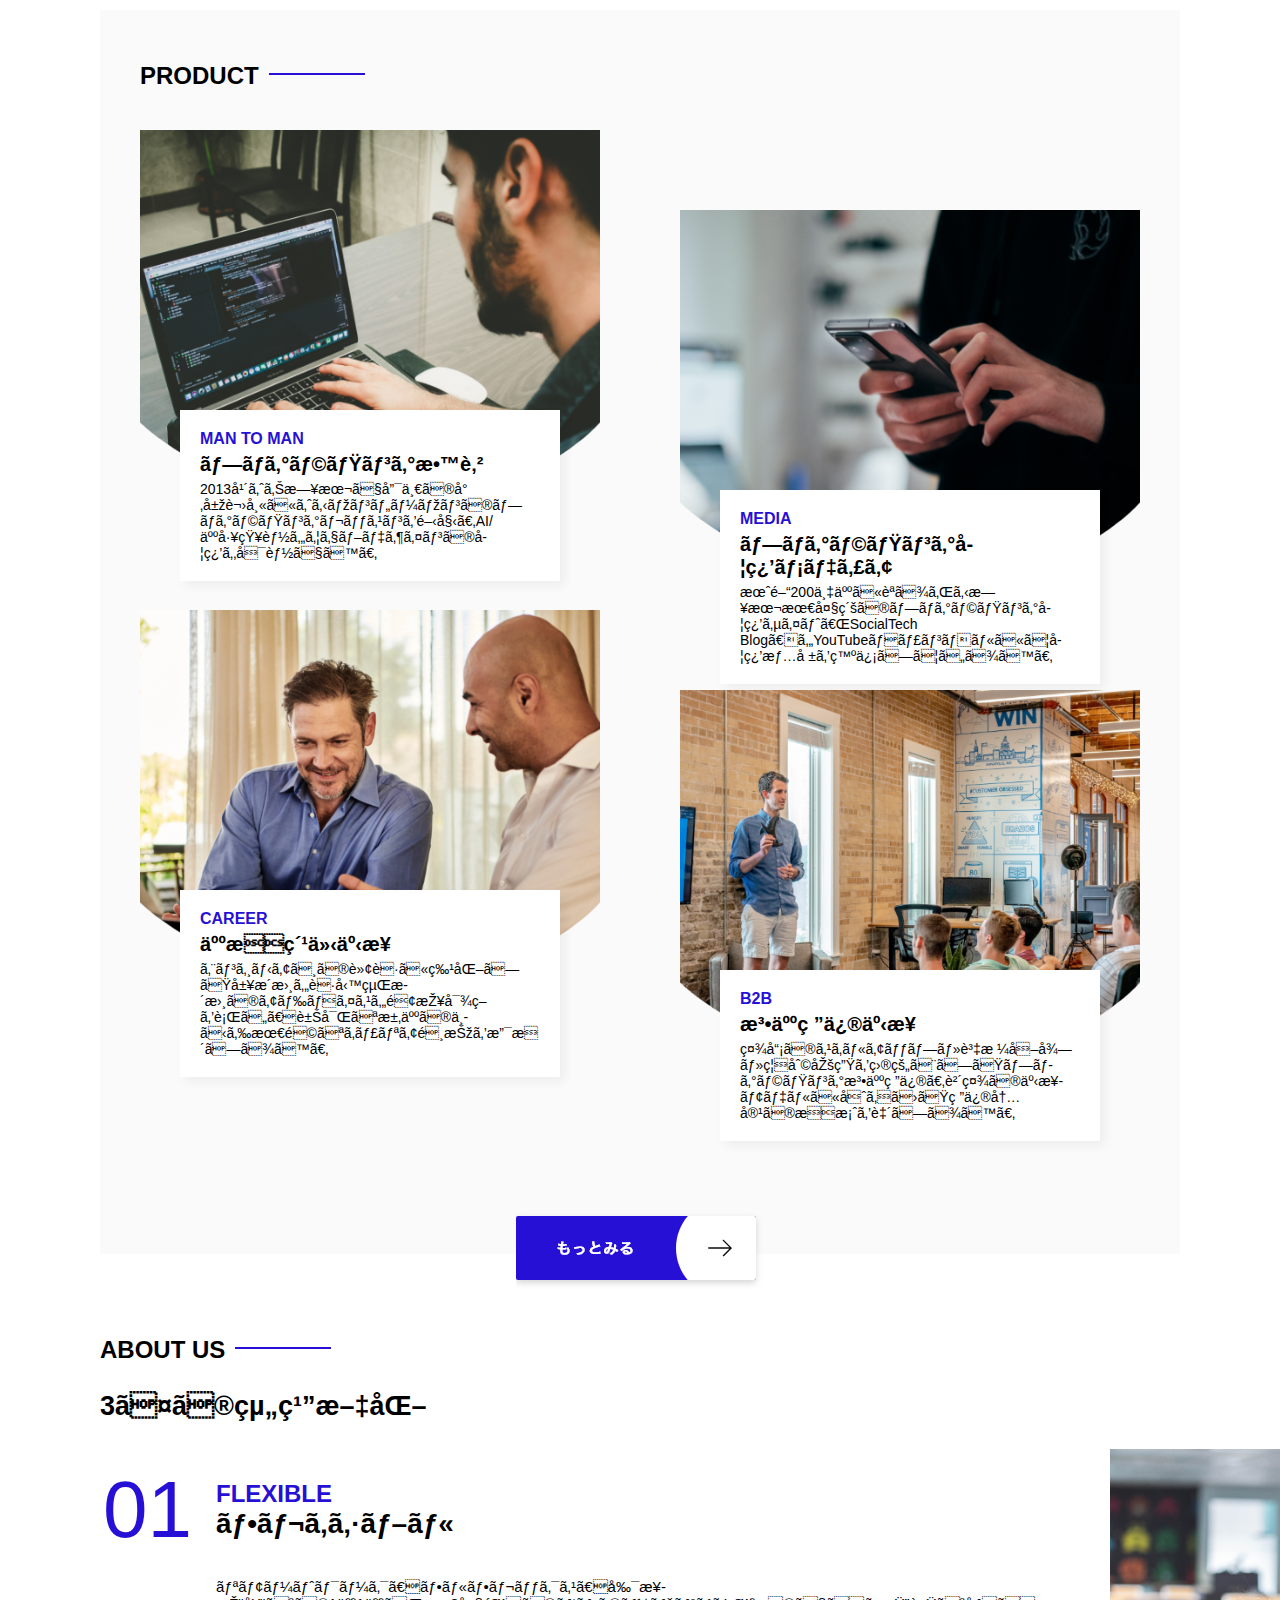
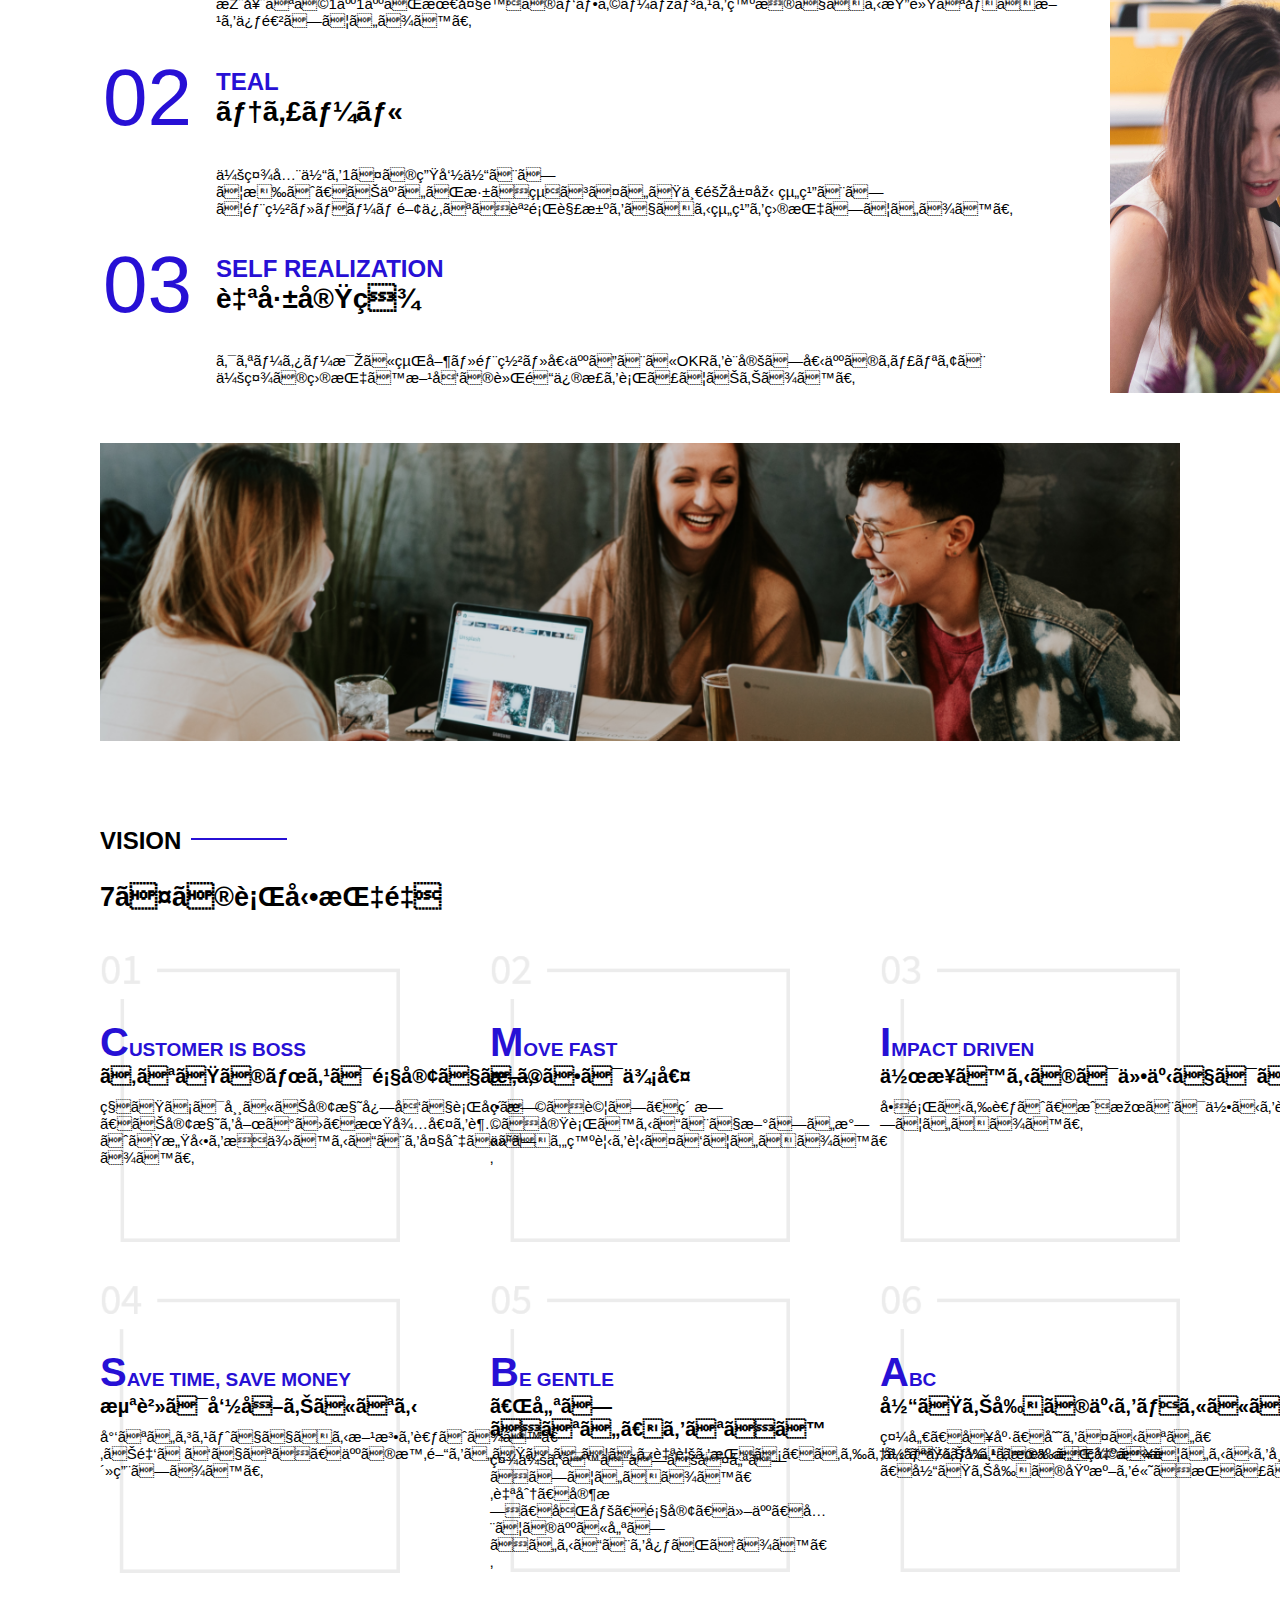
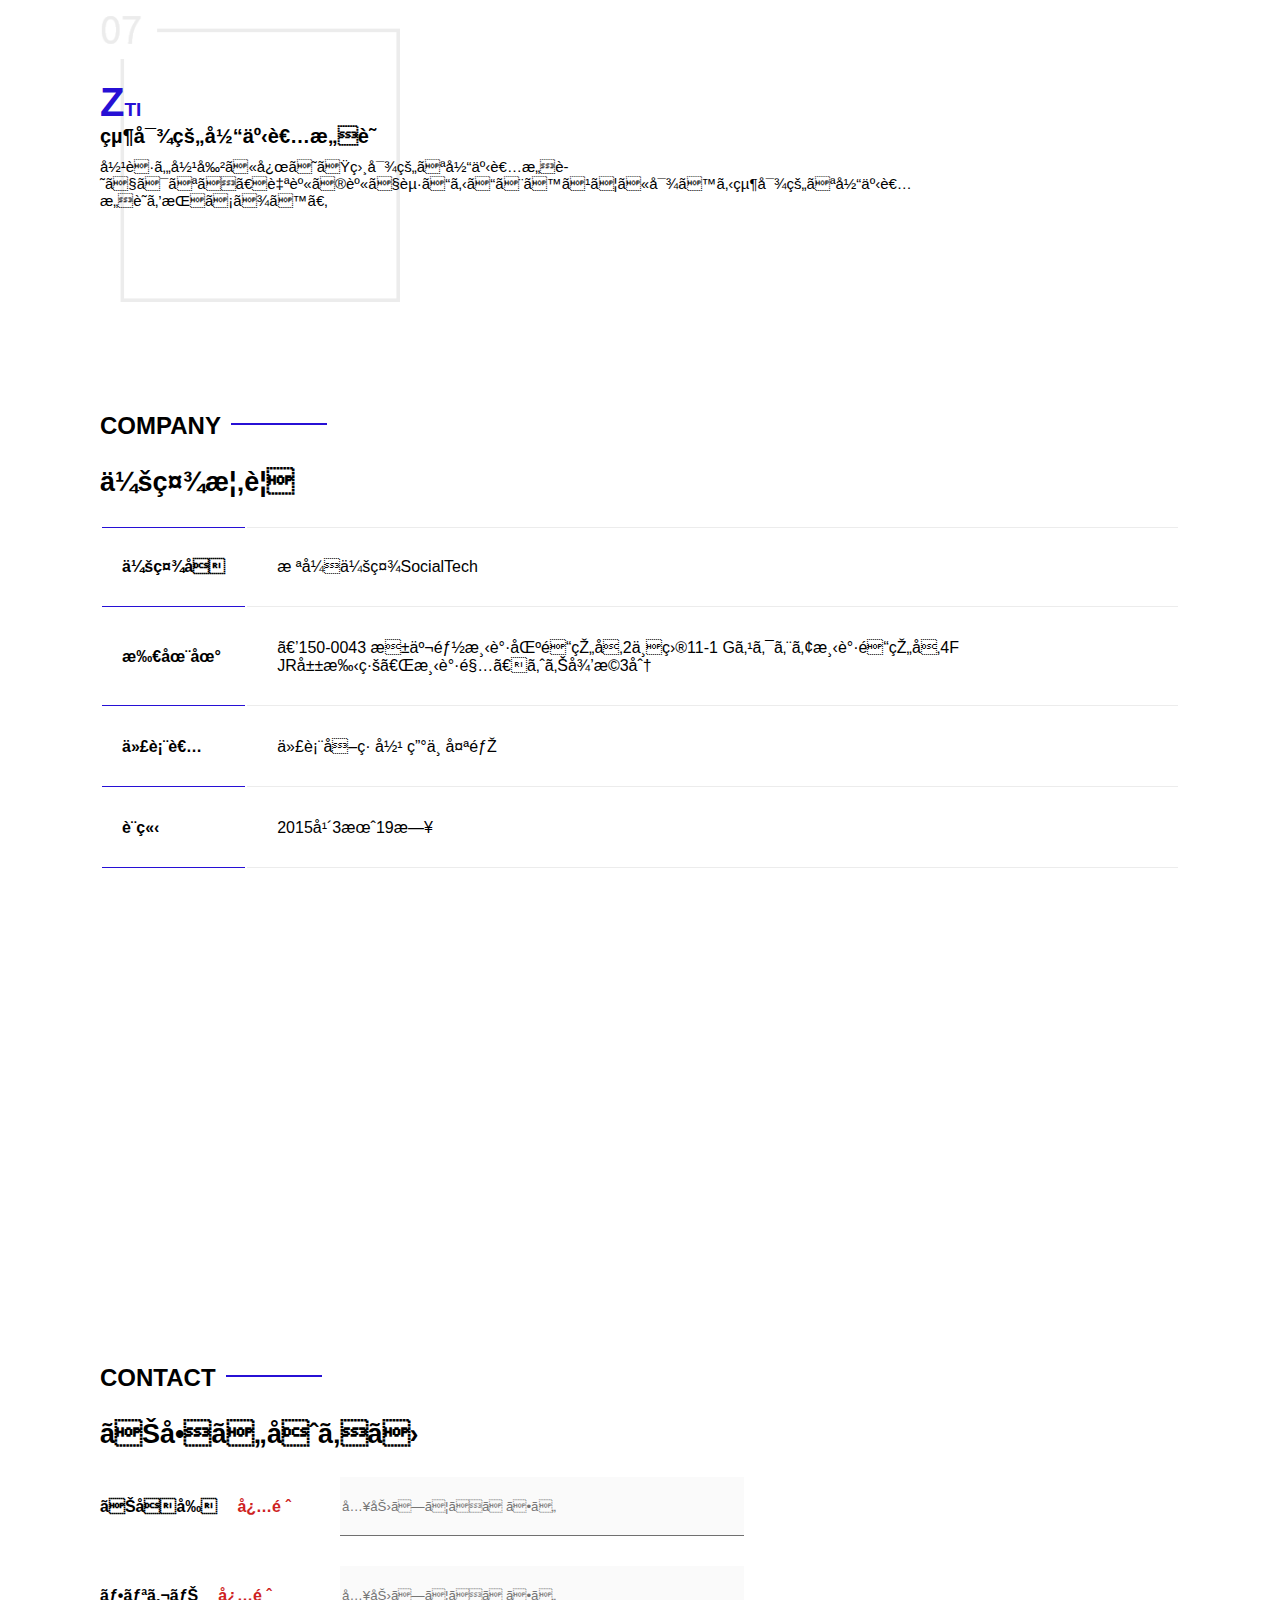
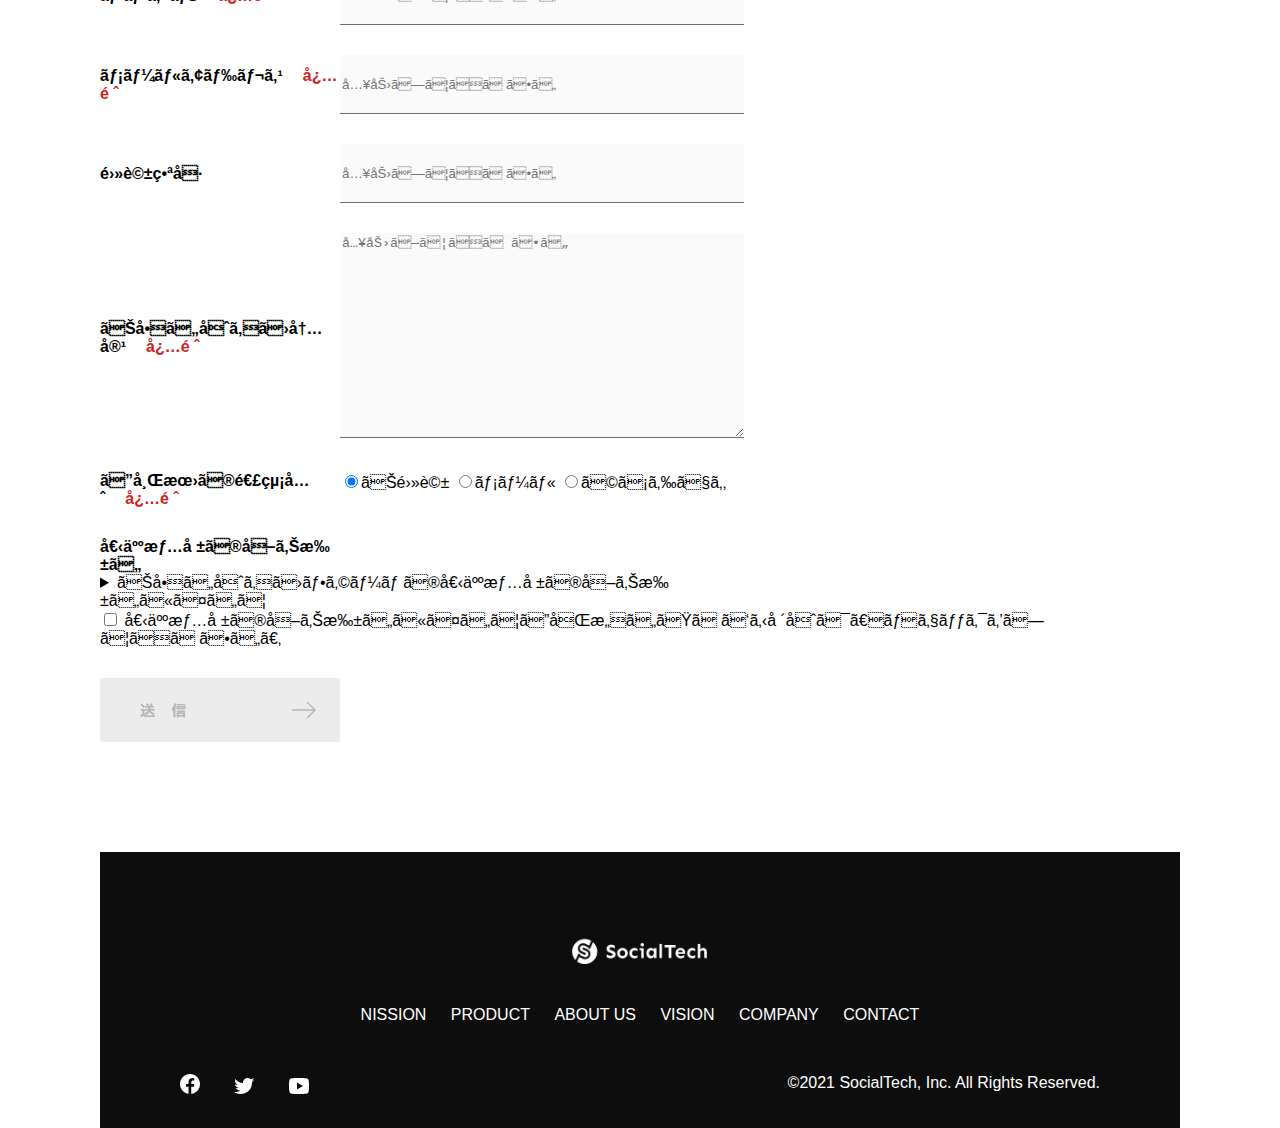
<file: kadai_tutorial_output/socialtech/index.html>
<!DOCTYPE html>
<html>
  <head>
    <title>SocialTech</title>
    <mata charset="utf-8">
    <meta name="description" content="SocialTechはEdTech業界のリーディングカンパニーを目指します。">
    <meta name="viewport" content="width=device-width,initial-scale=1.0">
    <link rel="stylesheet" href="style.css">
  </head>
  <body>
    <!-- ヘッダー -->
     <header>
      <!-- ロゴ -->
      <a href="index.html" id="logo"><img src="images/logo.png" alt="トップページに戻る"></a>
      
      <!-- PC用ナビゲーション -->
      <nav id="nav-pc">
        <a href="mission.html">MISSION</a>
        <a href="product.html">PRODUCT</a>
        <a href="index.html#aboutus">ABOUT US</a>
        <a href="index.html#vision">VISION</a>
        <a href="index.html#company">COMPANY</a>
        <a href="index.html#contact">CONTACT</a>
      </nav>
      <!-- スマホ用メニューボタン -->
       <img id="menu-sp" src="images/button-menu.png" alt="ナビゲーションを開く" onclick="document.getElementById('nav-sp').style.display = 'block'">

       <!-- スマホ用ナビゲーション -->
        <nav id="nav-sp">
          <img id="close" src="images/button-close.png" alt="ナビゲーションを閉じる" onclick="document.getElementById('nav-sp').style.display='none'">
          <a id="logo-sp" href="index.html" onclick="document.getElementById('nav-sp').style.display = 'none'"><img 
            src="images/logo-sp.png" alt="トップページに戻る"></a>
            <a class="menu" href="misson.html" onclick="document.getElementById('nav-sp').style.display ='none'">MISSION</a>
            <a class="menu" href="product.html" onclick="document.getElementById('nav-sp').style.display = 'none'">PRODUCT</a>
            <a class="menu" href="index.html#aboutus" onclick="document.getElementById('nav-sp').style.display = 'none'">ABOUT
              US</a>
            <a class="menu" href="index.html#vision" 
              onclick="document.getElementById('nav-sp').style.display = 'none'">VISION</a>
            <a class="menu" href="index.html#company"
               onclick="document.getElementById('nav-sp').style.display = 'none'">COMPANY</a>
            <a class="menu" href="index.html#contact" 
               onclick="document.getElementById('nav-sp').style.display = 'none'">CONTACT</a>
            <div id="sns">
              <a href="https://www.facebook.com/sejuku2013"><img src="images/button-facebook.png" alt="Facebookのリンク"></a>
              <a href="https://twitter.com/samuraijuku"><img src="images/button-twitter.png" alt="Twitterのリンク"></a>
              <a href="https://www.youtube.com/channel/UCCFOQO5aDK0xXam4cUQXT8g"><img src="images/button-youtube.png" alt="YouTubeのリンク"></a>
            </div>
        </nav>
     </header>
     <main>
      <article>
        <!-- メインビジュアル -->
         <section id="main-visual">
          <div id="main-message">
            <h1>WORLD PEACE</h1>
            <p>IT教育で世界平和を実現する</p>
          </div>
          <img src="images/index/index-main.png" alt="PCの周りに集まる多国籍の仲間たち">
         </section>
         <!-- ミッション -->
          <section id="mission">
            <h2 class="index-h2">MISSION</h2>
            <div id="mission-flex">
              <div>
                <img id="mission-photo" src="images/index/index-mission.png" alt="屋外のベンチで写真を撮影する多国籍の仲間たち" >
                <h3>世界平和の実現</h3>
                <p>
                  人類の悲願である世界平和。世界平和を脅かす様々な社会問題を解決するためには、イノベーションをどんどん起こしていく必要があります。SocialTechは、プログラミング教育を通してイノベーターを輩出することで、世界平和という大きなテーマに挑んでいきます。
                </p>
              </div>
              <div>
                <img id="s2dgs" src="images/index/s2dgs.png" alt="s2dgs">
                <h3>S2DGsの実現</h3>
                <p>国連が掲げる「Sustainable Development Goals（持続可能な開発目標）」に含まれる17つのグローバル目標のうち、以下の5つの目標の実現をミッションとしてサービスを展開しています。</p>
                <a href="mission.html">
                  <img src="images/button-more.png" alt="もっとみる">
                </a>
              </div>
            </div>
          </section>
          <!-- プロダクト -->
           <section id="product">
            <h2 class="index-h2">PRODUCT</h2>
            <div>
              <div id="product-left">
                <div>
                  <img class="product-photo" src="images/index/index-mantoman.png" alt="PCでコードを書く男性">
                  <div class="product-explain">
                    <span>MAN TO MAN</span>
                    <h3>プログラミング教育</h3>
                    <p>2013年より日本で唯一の専属講師によるマンツーマンのプログラミングレッスンを開始。AI/人工知能やウェブデザインの学習も可能です。</p>   
                  </div>
                </div>  
                <div>
                  <img class="product-photo" src="images/index/index-career.png" alt="笑顔で話し合う2人の男性">
                  <div class="product-explain">
                    <span>CAREER</span>
                    <h3>人材紹介事業</h3>
                    <p>エンジニアへの転職に特化した履歴書や職務経歴書のアドバイスや面接対策を行い、豊富な求人の中から最適なキャリア選択を支援します。</p>
                  </div>
                </div>  
              </div>
              <div id="product-right">
                <div>
                  <img class="product-photo" src="images/index/index-media.png" alt="スマートフォンを操作する人">
                  <div class="product-explain">
                    <span>MEDIA</span>
                    <h3>プログラミング学習メディア</h3>
                    <p>月間200万人に読まれる日本最大級のプログラミング学習サイト「SocialTech Blog」やYouTubeチャンネルにて学習情報を発信しています。</p>
                  </div>
                </div>
                <div>
                  <img class="product-photo" src="images/index/index-b2b.png" alt="講演中の男性とそれを聴く人々">
                  <div class="product-explain">
                    <span>B2B</span>
                    <h3>法人研修事業</h3>
                    <p>社員のスキルアップ・資格取得・福利厚生を目的としたプログラミング法人研修。貴社の事業モデルに合わせた研修内容の提案を致します。</p>
                  </div>
                </div>
              </div>
            </div>
            <div>
              <a id="product-more" href="product.html">
                <img src="images/button-more.png" alt="もっとみる">
              </a>
            </div> 
           </section>
           <!-- ABOUT US -->
            <section id="aboutus">
              <h2 class="index-h2">ABOUT US</h2>
              <h3>3つの組織文化</h3>
              <div>
                <table class="culture-table">
                  <tr>
                    <td>
                      <span class="culture-num">01</span>
                    </td>
                    <td>
                      <span class="culture-en">FLEXIBLE</span>
                      <span class="culture-jp">フレキシブル</span>
                    </td>
                  </tr>
                  <tr>
                    <td>
                      <!-- 空白のセル -->
                    </td>
                    <td>
                      <p class="culture-description">
                        リモートワーク、フルフレックス、副業推奨など1人1人が最大限のパフォーマンスを発揮できる柔軟な働き方を促進しています。
                      </p>
                    </td>
                  </tr>
                  <tr>
                    <td>
                      <span class="culture-num">02</span>
                    </td>
                    <td>
                      <span class="culture-en">TEAL</span>
                      <span class="culture-jp">ティール</span>
                    </td>
                  </tr>
                  <tr>
                    <td>
                      <!-- 空のセル -->
                    </td>
                    <td>
                      <p class="culture-description">
                        会社全体を1つの生命体として捉え、お互いが深く結びついた一階層型
                        組織として部署・チーム関係なく課題解決をできる組織を目指しています。
                      </p>
                    </td>
                  </tr>
                  <tr>
                    <td>
                      <span class="culture-num">03</span>
                    </td>
                    <td>
                      <span class="culture-en">SELF REALIZATION</span>
                      <span class="culture-jp">自己実現</span>
                    </td>
                  </tr>
                  <tr>
                    <td>
                      <!-- 空のセル -->
                    </td>
                    <td>
                      <p class="culture-description">
                        クオーター毎に経営・部署・個人ごとにOKRを設定し個人のキャリアと
                         会社の目指す方向の軌道修正を行っております。
                      </p>
                    </td>
                  </tr>
                </table>
                  <img class="culture-img" src="images/index/index-aboutus1.png" alt="笑顔で話し合う2人の女性">
              </div>
              <img class="culture-img2" src="images/index/index-aboutus2.png" alt="笑顔で話し合う3人の男女">
            </section>
            <!-- VISION -->
             <section id="vision">
              <h2 class="index-h2">VISION</h2>
              <h3>7つの行動指針</h3>
              <div>
                <div class="vision-box">
                  <img src="images/index/vision-01.png" alt="01">
                  <span>
                    <h4>CUSTOMER IS BOSS</h4>
                    <h5>あなたのボスは顧客である</h5>
                    <p>私たちは常にお客様志向で行動し、お客様を喜ばせ、期待値を超えた感動を提供することを大切にします。</p>
                  </span>
                </div>
                <div class="vision-box">
                  <img src="images/index/vision-02.png" alt="02">
                  <span>
                    <h4>MOVE FAST</h4>
                    <h5>早さは価値</h5>
                    <p>素早く試し、素早く実行することで新しい気付きや発見を見つけていきます。</p>
                  </span>
                </div>
                <div class="vision-box">
                  <img src="images/index/vision-03.png" alt="03">
                  <span>
                    <h4>IMPACT DRIVEN</h4>
                    <h5>作業するのは仕事ではない</h5>
                    <p>問題から考え、成果とは何かを考え続け、インパクトのある成果を生むために仕事をしていきます。</p>
                  </span>
                </div>
                <div class="vision-box">
                  <img src="images/index/vision-04.png" alt="04">
                  <span>
                    <h4>SAVE TIME, SAVE MONEY</h4>
                    <h5>浪費は命取りになる</h5>
                    <p>少ないコストでできる方法を考えます。お金だけでなく、人の時間をいただいている自覚を持ち、あらゆるリソースを有意義に活用します。</p>
                  </span>
                </div>
                <div class="vision-box">
                  <img src="images/index/vision-05.png" alt="05">
                  <span>
                    <h4>BE GENTLE</h4>
                    <h5>「優しくない」をなくす</h5>
                    <p>社会をすこしずつ優しくしていきます。自分、家族、同僚、顧客、他人、全ての人に優しくいることを心がけます。</p>
                  </span>
                </div>
                <div class="vision-box">
                  <img src="images/index/vision-06.png" alt="06">
                  <span>
                    <h4>ABC</h4>
                    <h5>当たり前の事をバカにせずにちゃんとやる</h5>
                    <p>礼儀、健康、嘘をつかない。当たり前の事が出来ているかを常に自問し、当たり前の基準を高く持って行動します。</p>
                  </span>
                </div>
                <div class="vision-box">
                  <img src="images/index/vision-07.png" alt="07">
                   <span>
                    <h4>ZTI</h4>
                    <h5>絶対的当事者意識</h5>
                    <p>役職や役割に応じた相対的な当事者意識ではなく、自身の身で起こることすべてに対する絶対的な当事者意識を持ちます。</p>
                  </span>
                </div>  
              </div>
             </section>
             <!-- COMPANY -->
              <section id="company">
                <h2 class="index-h2">COMPANY</h2>
                <h3>会社概要</h3>
                <table id="company-table">
                  <tr>
                    <th class="tableheader-first">会社名</th>
                    <td class="cell-first">株式会社SocialTech</td>
                  </tr>
                  <tr>
                    <th class="tableheader">所在地</th>
                    <td class="cell">〒150-0043 東京都渋谷区道玄坂2丁目11-1 Gスクエア渋谷道玄坂4F<br>JR山手線「渋谷駅」より徒歩3分</td>
                  </tr>
                  <tr>
                    <th class="tableheader">代表者</th>
                    <td class="cell">代表取締役 田中 太郎</td>
                  </tr>
                  <tr>
                    <th class="tableheader">設立</th>
                    <td class="cell">2015年3月19日</td>
                  </tr>
                </table>
                <iframe src="https://www.google.com/maps/embed?pb=!1m18!1m12!1m3!1d3241.7759544892483!2d139.69399665123464!3d35.65789123876098!2m3!1f0!2f0!3f0!3m2!1i1024!2i768!4f13.1!3m3!1m2!1s0x60188caa0042e8d1%3A0xba130bea826a7aa2!2z44CSMTUwLTAwNDMg5p2x5Lqs6YO95riL6LC35Yy66YGT546E5Z2C77yS5LiB55uu77yR77yR4oiS77yR!5e0!3m2!1sja!2sjp!4v1636872991912!5m2!1sja!2sjp"
                        style="border:0;" allowfullscreen="" loading="lazy">>
                </iframe>
              </section>
              <!-- お問い合わせフォーム -->
              <section id="contact">
                <h2 class="index-h2">CONTACT</h2>
               <h3>お問い合わせ</h3>
               <!-- STATIC FORMSのフォームタグ -->
               <form action="https://api.staticforms.xyz/submit" method="post">
                <input type="text" name="honeypot" style="display:none">
                <!-- STATIC FORMSのアクセスキー -->
                <input type="hidden" name="accessKey" value="48100035-54f9-4768-b805-3d11140df606">
                <!-- メールのタイトル -->
                <input type="hidden" name="subject" value="お問い合わせフォーム">
                <!-- 送信先のメールアドレスをvalueに設定する -->
                <input type="hidden" name="replyTo" value="benjianqiaoma@gmail.com">
                <!-- redirectToのURLは公開後のURLへリンクする -->
                <input type="hidden" name="redirectTo" value="">            
                <div>
                  <div class="contact-heading">
                    <label class="contact-label">お名前<span class="contact-span">必須</span></label>
                  </div>
                  <div>
                    <input type="text" name="name" placeholder="入力してください" class="contact-textbox">
                  </div>
                </div>
                <div>
                  <div class="contact-heading">
                    <label class="contact-label">フリガナ<span class="contact-span">必須</span></label>                    
                  </div>
                  <div>
                    <input type="text" name="hurigana" placeholder="入力してください" class="contact-textbox">
                  </div>
                </div>
                <div>
                  <div class="contact-heading">
                    <label class="contact-label">メールアドレス<span class="contact-span">必須</span></label>
                  </div>
                  <div>
                    <input type="text" name="email" placeholder="入力してください" class="contact-textbox">
                  </div>
                </div>
                <div>
                  <div class="contact-heading">
                    <label class="contact-label">電話番号</label>
                  </div>
                  <div>
                    <input type="text" name="tel" placeholder="入力してください" class="contact-textbox">
                  </div>
                </div>
                <div>
                  <div class="contact-heading">
                    <label class="contact-label">お問い合わせ内容<span class="contact-span">必須</span></label>                    
                  </div>
                  <div>
                    <textarea class="contact-textarea" placeholder="入力してください" name="message"></textarea>
                  </div>
                </div>
                <div>
                  <div class="contact-heading">
                    <label class="contact-label">ご希望の連絡先<span class="contact-span">必須</span></label>                    
                  </div>
                  <div>
                    <input class="radiobutton" type="radio" value="tel" name="contact" checked><label>お電話</label>
                    <input class="radiobutton" type="radio" value="mail" name="contact"><label>メール</label>
                    <input class="radiobutton" type="radio" value="both" name="contact"><label>どちらでも</label>
                  </div>
                </div>
                <div>
                  <div class="contact-heading">
                    <label class="contact-label">個人情報の取り扱い</label>
                  </div>
                  <div>
                    <details>
                      <summary>お問い合わせフォームの個人情報の取り扱いについて</summary>
                      <div>
                        <span>１．組織の名称又は氏名</span><br>
                        株式会社SocialTech<br><br>
                        <span>２．個人情報保護管理者（若しくはその代理人）の氏名又は職名、所属及び連絡先
                          鈴木 一郎 コーポレート部</span><br>  
                        メールアドレス:support@socialtech.net<br>
                        TEL;03-xxxx-xxxx <br>
                        <span>３．個人情報の利用目的</span><br>
                        ・本サービス及び本サービスに関連する情報の提供又はそれらに関する連絡のため<br>
                        ・ユーザーの本人確認のため<br>
                        ・当社サービスのご案内のため<br>
                        ・当社の商品等の広告または宣伝（電子メールによるものを含むものとします。）<br><br>
                        <span>４．個人情報の取り扱い業務の委託</span><br>
                        個人情報の取扱業務の全部または一部を外部に業務委託する場合があります。<br>
                        その際、弊社は、個人情報を適切に保護できる管理体制を敷き実行していることを条件として<br>
                        委託先を厳選したうえで、機密保持契約を委託先と締結し、お客様の個人情報を厳密に管理させます。<br><br>
                        <span>５．個人情報の開示等の請求</span><br>
                        お客様は、弊社に対してご自身の個人情報の開示等（利用目的の通知、開示、内容の訂正・追加・削除、利用の停止または消去、第三者への提供の停止）に関して、当社問合わせ窓口に申し出ることができます。<br>
                        その際、弊社はお客様ご本人を確認させていただいたうえで、合理的な期間内に対応いたします。<br><br>
                        なお、個人情報に関する弊社問合わせ先は、次の通りです。<br><br>
                        株式会社SocialTech 個人情報問合せ窓口<br>
                        〒150-0043 東京都渋谷区道玄坂2丁目11-1 Ｇスクエア渋谷道玄坂 4F<br>
                        メールアドレス:support@socialtech.net TEL:03-xxxx-xxxx<br><br>
                        <span>６．個人情報を提供されることの任意性について</span><br><br>
                        お客様がご自身の個人情報を弊社に提供されるか否かは、お客様のご判断によりますが、もしご提供されない場合には、適切なサービスが提供できない場合がありますので予めご了承ください。
                      </div>
                    </details>
                    <input type="checkbox" name="agree">
                    <span>個人情報の取り扱いについてご同意いただける場合は、チェックをしてください。</span>
                  </div>  
                </div>
                <div>
                  <input type="image" src="images/button-submit.png" alt="送信する">
                </div>
               </form>
              </section> 
      </article>
      <footer>
        <div id="footer-logo">
          <img src="images/logo-sp.png" alt="SocialTech">
        </div>
        <div id="footer-link">
          <a href="mission.html">NISSION</a>
          <a href="product.html">PRODUCT</a>
          <a href="index.html#aboutus">ABOUT US</a>
          <a href="index.html#vision">VISION</a>
          <a href="index.html#company">COMPANY</a>
          <a href="index.html#contact">CONTACT</a>
        </div>
        <div id="sns-footer">
          <a href="https://www.facebook.com/sejuku2013"><img src="images/button-facebook.png" alt="Facebookのリンク"></a>
          <a href="https://twitter.com/samuraijuku"><img src="images/button-twitter.png" alt="Twitterのリンク"></a>
          <a href="https://www.youtube.com/channel/UCCFOQO5aDK0xXam4cUQXT8g"><img src="images/button-youtube.png" alt="YouTubeのリンク"></a>
          <span id="copyright">&copy;2021 SocialTech, Inc. All Rights Reserved. </span>
        </div>
      </footer>
     </main>
  </body>
</html>
</file>
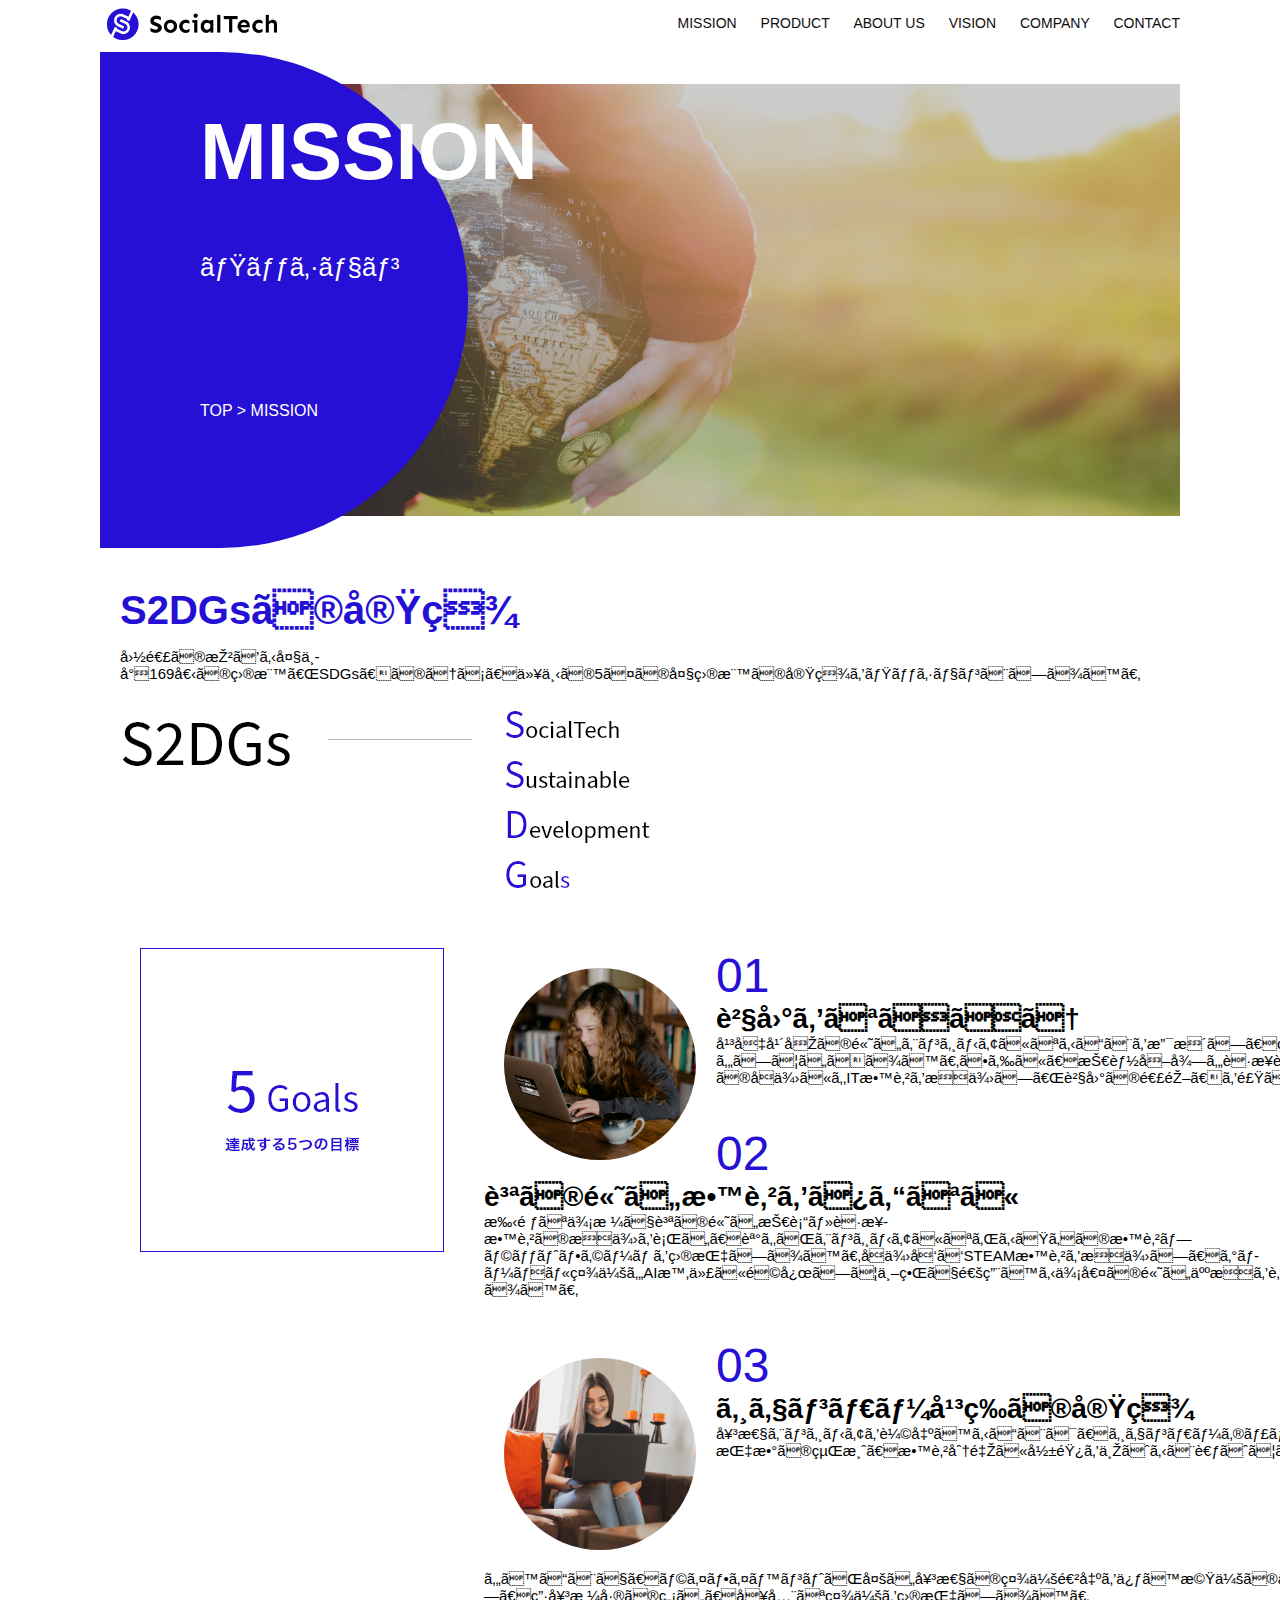
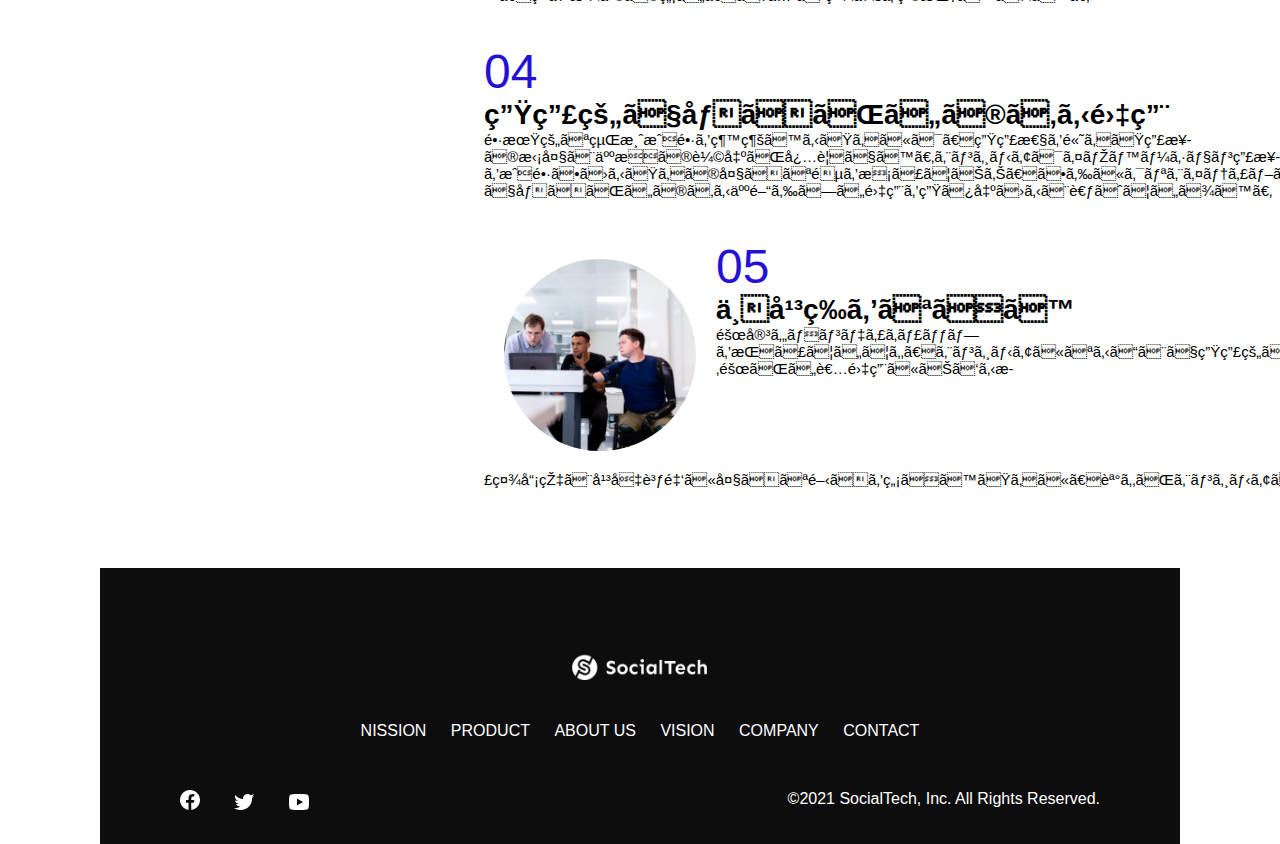
<file: kadai_tutorial_output/socialtech/mission.html>
<!DOCTYPE html>
<html>
  <head>
    <title>SocialTech - MISSION ミッション</title>
    <mata charset="utf-8">
    <meta name="description" content="SocialTechが目指す5つの目標(S20Gs)を紹介します">
    <meta name="viewport" content="width=device-width,initial-scale=1.0">
    <link rel="stylesheet" href="style.css">
  </head>
  <body>
    <!-- ヘッダー -->
    <header>
      <!-- ロゴ -->
      <a href="index.html" id="logo"><img src="images/logo.png" alt="トップページに戻る"></a>
      
      <!-- PC用ナビゲーション -->
      <nav id="nav-pc">
        <a href="mission.html">MISSION</a>
        <a href="product.html">PRODUCT</a>
        <a href="index.html#aboutus">ABOUT US</a>
        <a href="index.html#vision">VISION</a>
        <a href="index.html#company">COMPANY</a>
        <a href="index.html#contact">CONTACT</a>
      </nav>
      <!-- スマホ用メニューボタン -->
       <img id="menu-sp" src="images/button-menu.png" alt="ナビゲーションを開く" onclick="document.getElementById('nav-sp').style.display = 'block'">

       <!-- スマホ用ナビゲーション -->
        <nav id="nav-sp">
          <img id="close" src="images/button-close.png" alt="ナビゲーションを閉じる" onclick="document.getElementById('nav-sp').style.display='none'">
          <a id="logo-sp" href="index.html" onclick="document.getElementById('nav-sp').style.display = 'none'"><img 
            src="images/logo-sp.png" alt="トップページに戻る"></a>
            <a class="menu" href="misson.html" onclick="document.getElementById('nav-sp').style.display ='none'">MISSION</a>
            <a class="menu" href="product.html" onclick="document.getElementById('nav-sp').style.display = 'none'">PRODUCT</a>
            <a class="menu" href="index.html#aboutus" onclick="document.getElementById('nav-sp').style.display = 'none'">ABOUT
              US</a>
            <a class="menu" href="index.html#vision" 
              onclick="document.getElementById('nav-sp').style.display = 'none'">VISION</a>
            <a class="menu" href="index.html#company"
               onclick="document.getElementById('nav-sp').style.display = 'none'">COMPANY</a>
            <a class="menu" href="index.html#contact" 
               onclick="document.getElementById('nav-sp').style.display = 'none'">CONTACT</a>
            <div id="sns">
              <a href="https://www.facebook.com/sejuku2013"><img src="images/button-facebook.png" alt="Facebookのリンク"></a>
              <a href="https://twitter.com/samuraijuku"><img src="images/button-twitter.png" alt="Twitterのリンク"></a>
              <a href="https://www.youtube.com/channel/UCCFOQO5aDK0xXam4cUQXT8g"><img src="images/button-youtube.png" alt="YouTubeのリンク"></a>
            </div>
        </nav>
     </header>
     <main>
      <article>
        <section id="mission-main">
          <div id="mission-title">
            <h1>MISSION</h1>
            <span>ミッション</span>
            <div>TOP > MISSION</div>
          </div>
        </section>
        <section id="mission-s2dgs">
          <h2 class="mission-h2">S2DGsの実現</h2>
          <p>国連の掲げる大中小169個の目標「SDGs」のうち、以下の5つの大目標の実現をミッションとします。</p>
          <img src="images/mission/mission-s2dgs.png" alt="S2DGs">
        </section>
        <section id="mission-5goals">
          <div>
            <img id="s2dgs-image" src="images/mission/mission-5goals.png" alt="5Goals">
          </div>
          <div>
            <div>
              <img class="fivegoals-image-left" src="images/mission/mission-5goals01.png" alt="PCを操作する女の子">
              <span class="fivegoals-number">01</span>
              <h3 class="fivegoals-h3">貧困をなくそう</h3>
              <p class="fivegoals-p">
                平均年収の高いエンジニアになることを支援し、相対的貧困を抜け出す社会人を増やしていきます。さらに、技能取得や職業訓練の機会を得られない貧困家庭の子供にもIT教育を提供し「貧困の連鎖」を食い止めることを目指します。
              </p>
            </div>

            <div>
              <img class="fivegoals-image-right" src="images/mission/mission-5goals02.png" alt="PCを見つめる小さい女の子">
              <span class="fivegoals-number">02</span>
              <h3 class="fivegoals-h3">質の高い教育をみんなに</h3>
              <p class="fivegoals-p">
                手頃な価格で質の高い技術・職業教育の提供を行い、誰もがエンジニアになれるための教育プラットフォームを目指します。子供向けSTEAM教育を提供し、グローバル社会やAI時代に適応して世界で通用する価値の高い人材を育成します。
              </p>
            </div>

            <div>
              <img class="fivegoals-image-left" src="images/mission/mission-5goals03.png" alt="PCを操作する女性">
              <span class="fivegoals-number">03</span>
              <h3 class="fivegoals-h3">ジェンダー平等の実現</h3>
              <p class="fivegoals-p">
                女性エンジニアを輩出することは、ジェンダーギャップ指数の経済、教育分野に影響を与えると考えています。女性エンジニアを増やすことで、ライフイベントが多い女性の社会進出を促す機会の創出やシングルマザーの貧困解消をし、男女格差の無い、健全な社会を目指します。
              </p>
            </div>

            <div>
              <img class="fivegoals-image-right" src="images/mission/mission-5goals04.png" alt="笑顔で話し合う3人の男女">
              <span class="fivegoals-number">04</span>
              <h3 class="fivegoals-h3">生産的で働きがいのある雇用</h3>
              <p class="fivegoals-p">
                長期的な経済成長を継続するためには、生産性を高めた産業の拡大と人材の輩出が必要です。エンジニアはイノベーション産業を成長させるための大きな鍵を握っており、さらにクリエイティブな職業で働きがいのある人間らしい雇用を生み出せると考えています。
              </p>
            </div>

            <div>
              <img class="fivegoals-image-left" src="images/mission/mission-5goals05.png" alt="障害を持つ男性が生き生きと働く様子">
              <span class="fivegoals-number">05</span>
              <h3 class="fivegoals-h3">不平等をなくす</h3>
              <p class="fivegoals-p">
                障害やハンディキャップを持っていても、エンジニアになることで生産的に働くことができます。障がい者雇用における正社員率と平均賃金に大きな開きを無くすために、誰もがエンジニアになれる機会を提供します。
              </p>
            </div>
          </div>
        </section>
      </article>
      <footer>
        <div id="footer-logo">
          <img src="images/logo-sp.png" alt="SocialTech">
        </div>
        <div id="footer-link">
          <a href="mission.html">NISSION</a>
          <a href="product.html">PRODUCT</a>
          <a href="index.html#aboutus">ABOUT US</a>
          <a href="index.html#vision">VISION</a>
          <a href="index.html#company">COMPANY</a>
          <a href="index.html#contact">CONTACT</a>
        </div>
        <div id="sns-footer">
          <a href="https://www.facebook.com/sejuku2013"><img src="images/button-facebook.png" alt="Facebookのリンク"></a>
          <a href="https://twitter.com/samuraijuku"><img src="images/button-twitter.png" alt="Twitterのリンク"></a>
          <a href="https://www.youtube.com/channel/UCCFOQO5aDK0xXam4cUQXT8g"><img src="images/button-youtube.png" alt="YouTubeのリンク"></a>
          <span id="copyright">&copy;2021 SocialTech, Inc. All Rights Reserved. </span>
        </div>
      </footer>
     </main>
  </body>
</html>
</file>
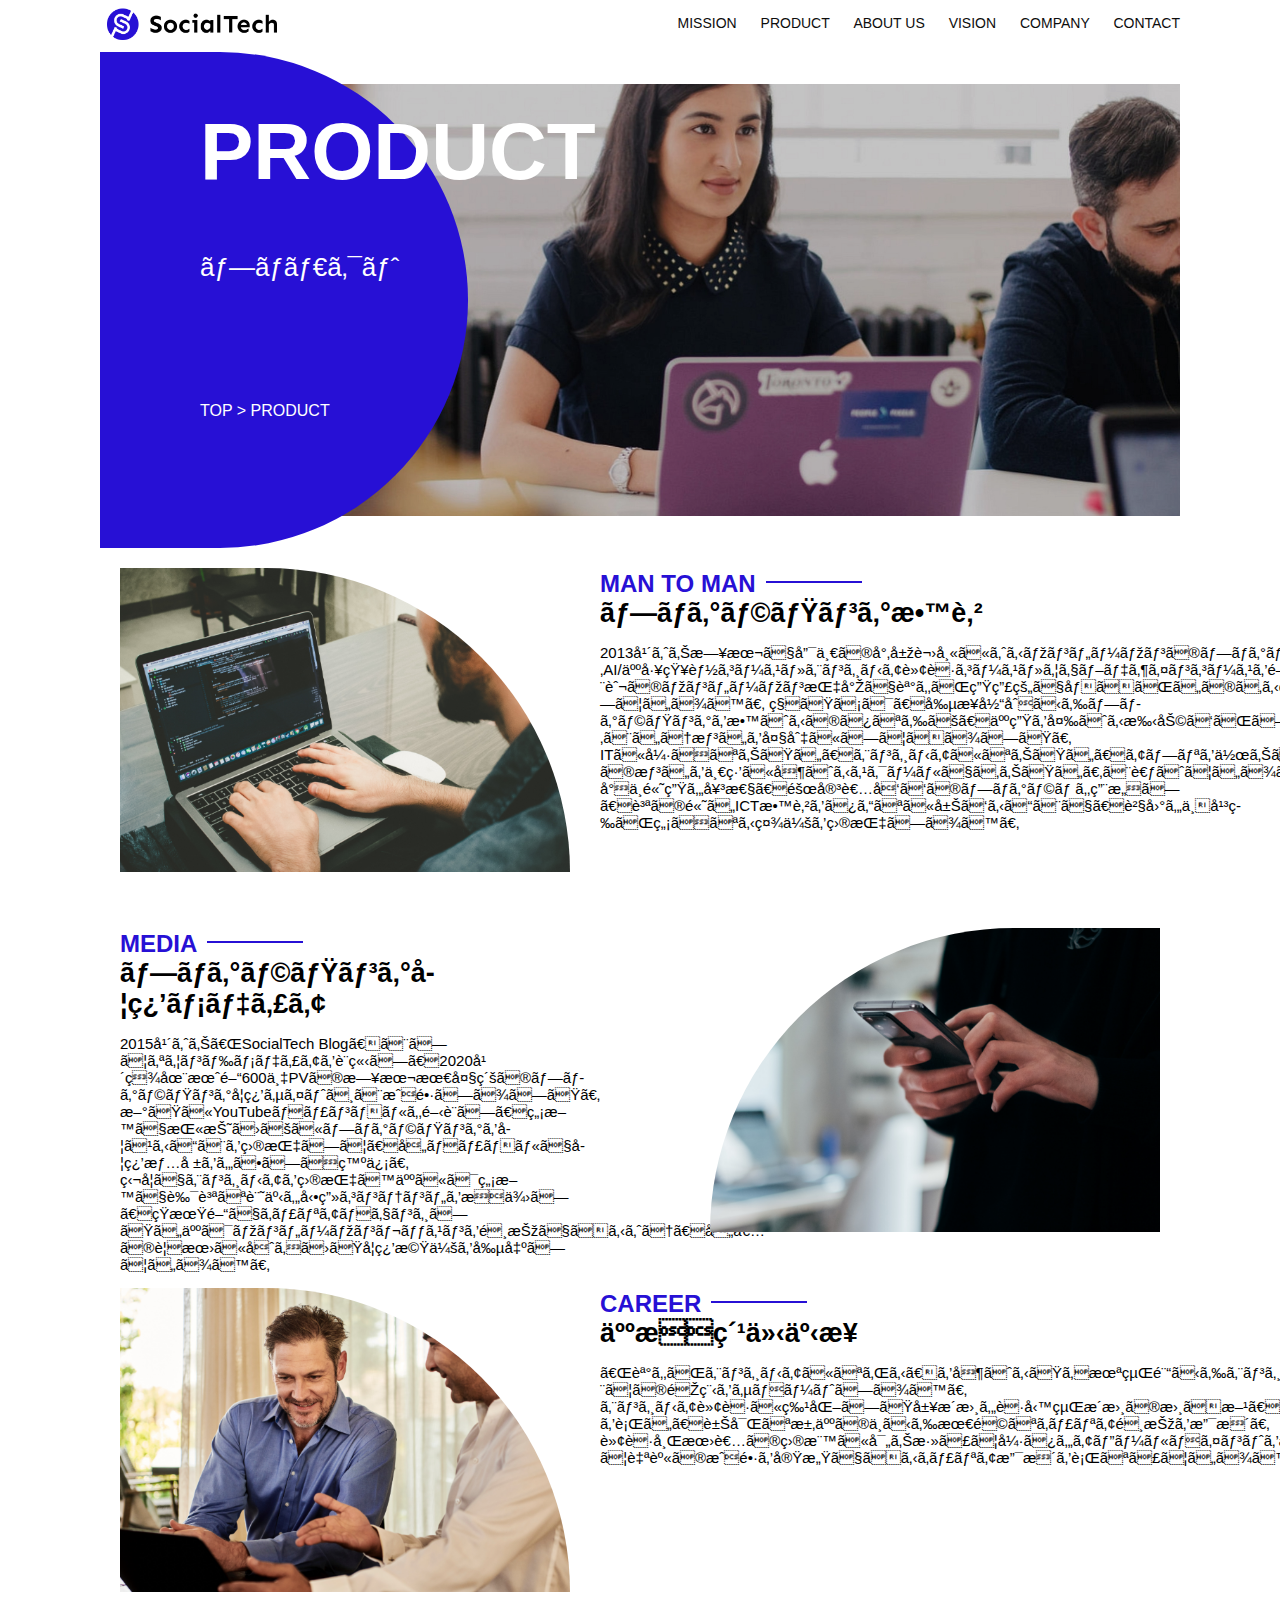
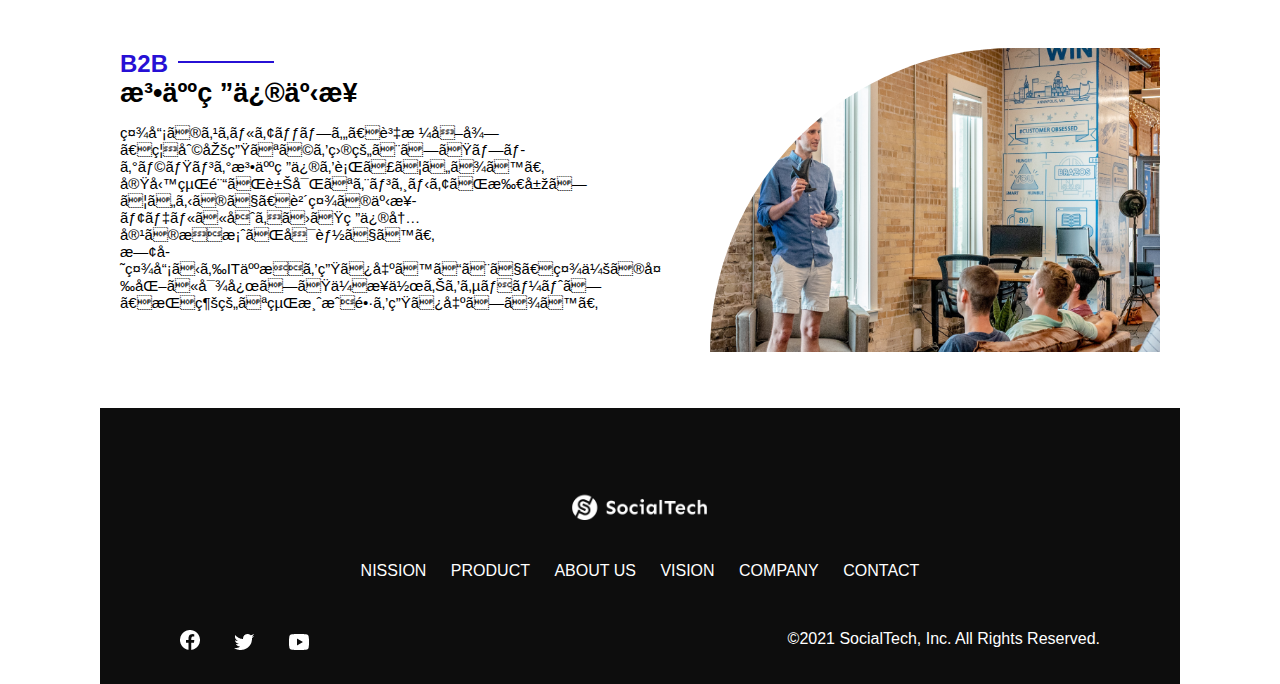
<file: kadai_tutorial_output/socialtech/product.html>
<!DOCTYPE html>
<html>
  <head>
    <title>SocialTech - PRODUCT プロダクト</title>
    <mata charset="utf-8">
    <meta name="description" content="SocialTechの4つのプロダクトを紹介します">
    <meta name="viewport" content="width=device-width,initial-scale=1.0">
    <link rel="stylesheet" href="style.css">
  </head>
  <body>
    <!-- ヘッダー -->
    <header>
      <!-- ロゴ -->
      <a href="index.html" id="logo"><img src="images/logo.png" alt="トップページに戻る"></a>
      
      <!-- PC用ナビゲーション -->
      <nav id="nav-pc">
        <a href="mission.html">MISSION</a>
        <a href="product.html">PRODUCT</a>
        <a href="index.html#aboutus">ABOUT US</a>
        <a href="index.html#vision">VISION</a>
        <a href="index.html#company">COMPANY</a>
        <a href="index.html#contact">CONTACT</a>
      </nav>
      <!-- スマホ用メニューボタン -->
       <img id="menu-sp" src="images/button-menu.png" alt="ナビゲーションを開く" onclick="document.getElementById('nav-sp').style.display = 'block'">

       <!-- スマホ用ナビゲーション -->
        <nav id="nav-sp">
          <img id="close" src="images/button-close.png" alt="ナビゲーションを閉じる" onclick="document.getElementById('nav-sp').style.display='none'">
          <a id="logo-sp" href="index.html" onclick="document.getElementById('nav-sp').style.display = 'none'"><img 
            src="images/logo-sp.png" alt="トップページに戻る"></a>
            <a class="menu" href="misson.html" onclick="document.getElementById('nav-sp').style.display ='none'">MISSION</a>
            <a class="menu" href="product.html" onclick="document.getElementById('nav-sp').style.display = 'none'">PRODUCT</a>
            <a class="menu" href="index.html#aboutus" onclick="document.getElementById('nav-sp').style.display = 'none'">ABOUT
              US</a>
            <a class="menu" href="index.html#vision" 
              onclick="document.getElementById('nav-sp').style.display = 'none'">VISION</a>
            <a class="menu" href="index.html#company"
               onclick="document.getElementById('nav-sp').style.display = 'none'">COMPANY</a>
            <a class="menu" href="index.html#contact" 
               onclick="document.getElementById('nav-sp').style.display = 'none'">CONTACT</a>
            <div id="sns">
              <a href="https://www.facebook.com/sejuku2013"><img src="images/button-facebook.png" alt="Facebookのリンク"></a>
              <a href="https://twitter.com/samuraijuku"><img src="images/button-twitter.png" alt="Twitterのリンク"></a>
              <a href="https://www.youtube.com/channel/UCCFOQO5aDK0xXam4cUQXT8g"><img src="images/button-youtube.png" alt="YouTubeのリンク"></a>
            </div>
        </nav>
     </header>
     <main>
      <article>
        <section id="product-main">
          <div id="product-title">
            <h1>PRODUCT</h1>
            <span>プロダクト</span>
            <div>TOP > PRODUCT</div>
          </div>
        </section>
        <section class="product-section1">
          <img src="images/product/product-mantoman.png" alt="PCでコードを書く男性">
          <div>
            <h2 class="product-h2">MAN TO MAN</h2>
            <h3 class="product-h3">プログラミング教育</h3>
            <p>
             2013年より日本で唯一の専属講師によるマンツーマンのプログラミングレッスンを開始。AI/人工知能コース・エンジニア転職コース・ウェブデザインコースを開設し、ICT教育全般のマンツーマン指導で誰もが生産的で働きがいのある職に付けるサポートをしています。
             私たちは、創業当初からプログラミングを教えるのみならず、人生を変える手助けがしたい。という想いを大切にしてきました。<br>ITに強くなりたい、エンジニアになりたい、アプリを作りたい。そんな方々の想いを一緒に叶えるスクールでありたい。と考えています。<br>小中高生や女性、障害者向けのプログラムも用意し、質の高いICT教育をみんなに届けることで、貧困や不平等が無くなる社会を目指します。
            </p>
          </div>
        </section>
        <section class="product-section2">
          <div>
            <h2 class="product-h2">MEDIA</h2>
            <h3 class="product-h3">プログラミング学習メディア</h3>
            <p>2015年より「SocialTech
              Blog」としてオウンドメディアを設立し、2020年現在月間600万PVの日本最大級のプログラミング学習サイトへと成長しました。<br>新たにYouTubeチャンネルも開設し、無料で挫折せずにプログラミングを学べることを目指して、各チャネルで学習情報をやさしく発信。<br>独学でエンジニアを目指す人には無料で良質な記事や動画コンテンツを提供し、短期間でキャリアチェンジしたい人はマンツーマンレッスンを選択できるよう、各々の要望に合わせた学習機会を創出しています。
            </p>
          </div>
          <img src="images/product/product-media.png" alt="スマートフォンを操作する人"> 
        </section>
        <section class="product-section1">
          <img src="images/product/product-career.png" alt="笑顔で話し合う2人の男性">
          <div>
            <h2 class="product-h2">CAREER</h2>
            <h3 class="product-h3">人材紹介事業</h3>
            <p>
              「誰もがエンジニアになれる」を叶えるため未経験からエンジニアへ転職するまでの全ての過程をサポートします。<br>エンジニア転職に特化した履歴書や職務経歴書の書き方、面接対策を行い、豊富な求人の中から最適なキャリア選択を支援。<br>転職希望者の目標に寄り添って強みやアピールポイントを整理し、転職活動を通して自身の成長を実感できるキャリア支援を行なっています。<br>
           </p>
          </div>
        </section>
        <section class="product-section2">
          <div>
            <h2 class="product-h2">B2B</h2>
            <h3 class="product-h3">法人研修事業</h3>
            <p>
              社員のスキルアップや、資格取得、福利厚生などを目的としたプログラミング法人研修を行っています。<br>実務経験が豊富なエンジニアが所属しているので、貴社の事業モデルに合わせた研修内容の提案が可能です。<br>既存社員からIT人材を生み出すことで、社会の変化に対応した企業作りをサポートし、持続的な経済成長を生み出します。
            </p>
          </div>
          <img src="images/product/product-b2b.png" alt="講演中の男性とそれを聴く人々">
        </section>
      </article>
      <footer>
        <div id="footer-logo">
          <img src="images/logo-sp.png" alt="SocialTech">
        </div>
        <div id="footer-link">
          <a href="mission.html">NISSION</a>
          <a href="product.html">PRODUCT</a>
          <a href="index.html#aboutus">ABOUT US</a>
          <a href="index.html#vision">VISION</a>
          <a href="index.html#company">COMPANY</a>
          <a href="index.html#contact">CONTACT</a>
        </div>
        <div id="sns-footer">
          <a href="https://www.facebook.com/sejuku2013"><img src="images/button-facebook.png" alt="Facebookのリンク"></a>
          <a href="https://twitter.com/samuraijuku"><img src="images/button-twitter.png" alt="Twitterのリンク"></a>
          <a href="https://www.youtube.com/channel/UCCFOQO5aDK0xXam4cUQXT8g"><img src="images/button-youtube.png" alt="YouTubeのリンク"></a>
          <span id="copyright">&copy;2021 SocialTech, Inc. All Rights Reserved. </span>
        </div>
      </footer>
     </main>
  </body>
</html>
</file>
<file: kadai_012/style.css>
/* PC、スマホ共通スタイル */
body {
  font-family: "Source Sans Pro", "Hiragino Kaku Gothic ProN", Meiryo, Arial,
    sans-serif;
}

p {
  font-size: 15px;
}

/*================
PC用のスタイル 
=================*/
/* 横幅設定 */
body {
  max-width: 1080px;
  min-width: 960px;
  margin: 0 auto 0 auto;
}

/* ヘッダー */
header {
  display: flex;
  justify-content: space-between;
}

/* ナビゲーションのレイアウト */
#nav-pc {
  text-align: right;
  font-size: 14px;
  padding-top: 15px;
}

/* ナビゲーションのリンクの装飾設定 */
#nav-pc>a {
  text-decoration: none;
  margin-left: 20px;
}

#nav-pc>a:link {
  color: #0d0d0d;
}

#nav-pc>a:visited {
  color: #0d0d0d;
}

#nav-pc>a:hover {
  color: #0d0d0d;
  text-decoration: underline;
}

#nav-pc>a:active {
  color: #0d0d0d;
}

/* メインビジュアル*/
#main-visual {
  position: relative;
  height: 400px;
}

#main-message {
  position: absolute;
  top: 0;
  left: 0;
  background-color: #2710d5;
  color: #ffffff;
  border-radius: 0 0 476px 0;
  max-width: 620px;
  height: 100%;
  width: 100%;
  z-index: 11;
}

#main-message>h1 {
  font-size: 60px;
  font-weight: bold;
  margin: 100px 0 0 50px;
}

#main-message>p {
  font-size: 28px;
  margin: 0 0 0 50px;
}

#main-visual>img {
  max-width: 620px;
  border-radius: 476px 0 0 0;
  position: absolute;
  top: 0;
  right: 0;
  z-index: 10;
}

/* 見出し */
h2 {
  margin: 40px 0 0 0;
}

h2::after {
  content: url("images/line.png");
  margin-left: 10px;
}

h3 {
  font-size: 27px;
}

/* ミッション */
#mission {
  margin: 80px auto 80px auto;
  width: 100%;
}

#mission-flex {
  width: 100%;
  display: flex;
}

#mission-flex>div {
  width: 50%;
  margin: 20px;
}

#mission-photo {
  width: 100%;
}

#s2dgs {
  margin-top: 50px;
}

/* プロダクト */
#product {
  background-color: #fafafa;
  width: 100%;
  margin: 80px 0 80px 0;
  padding: 10px 40px 0px 40px;
}

/* 外枠 */
#product>div {
  margin-top: 40px;
  display: flex;
}

/* 左のカラム */
#product-left {
  width: 50%;
  margin-right: 20px;
}

/* 右のカラム */
#product-right {
  width: 50%;
  margin-left: 20px;
  margin-top: 80px;
}

/* 画像＋説明の枠 */
#product-left>div {
  position: relative;
  height: 480px;
  margin-right: 20px;
}

#product-right>div {
  position: relative;
  height: 480px;
  margin-left: 20px;
}

/* 画像 */
.product-photo {
  width: 100%;
}

/* 説明文の枠 */
.product-explain {
  background-color: #ffffff;
  position: absolute;
  left: 0;
  top: 280px;
  margin: 0 40px 0 40px;
  padding: 20px;
  box-shadow: 5px 5px 10px rgba(0, 0, 0, 0.05);
}

/* 説明文の英語 */
.product-explain>span {
  color: #2710d5;
  font-weight: bold;
  font-size: 16px;
  margin: 0;
}

/* 説明文の見出し */
.product-explain>h3 {
  margin: 5px 0 5px 0;
}

/* 説明文 */
.product-explain>p {
  margin: 0;
}

/* 「もっとみる」ボタン */
#product-more {
  margin: 0 auto -42px auto;
}

/* ABOUT US */
#aboutus {
  margin: 80px auto 80px auto;
}

/* 3つの組織文化と画像を入れる枠 */
#aboutus>div {
  display: flex;
}

/* 画像 */
.culture-img {
  width: 100%;
  align-self: flex-start;
}

.culture-img2 {
  margin-top: 50px;
  width: 100%;
}

/* 3つの組織文化の表 */
.culture-table {
  max-width: 500px;
  margin-right: 50px;
}

/* 番号 */
.culture-num {
  font-size: 80px;
  color: #2710d5;
  margin: 0 20px 0 0;
}

/* 組織文化英語 */
.culture-en {
  color: #2710d5;
  font-weight: bold;
  font-size: 24px;
  display: block;
}

/* 組織文化日本語 */
.culture-jp {
  font-size: 28px;
  font-weight: bold;
}

/* 説明文 */
.culture-description {
  margin: 0;
}

/* ビジョン */
#vision {
  margin: 80px auto 80px auto;
}

/* セクション内の外枠 */
#vision>div {
  width: 100%;
  display: flex;
  justify-content: space-between;
  flex-wrap: wrap;
}

/* 7つの行動指針の枠 */
.vision-box {
  width: 300px;
  height: 300px;
  margin-bottom: 30px;
  position: relative;
}

.vision-box>img {
  width: 100%;
  height: auto;
  position: absolute;
  top: 0;
  left: 0;
  z-index: 30;
}

.vision-box>span {
  position: absolute;
  top: 0;
  left: 0;
  z-index: 31;
  margin-right: 20px;
}

.vision-box>span>h4 {
  color: #2710d5;
  font-size: 19px;
  margin: 80px 0 0 0;
  Ï
}

.vision-box>span>h4::first-letter {
  font-size: 40px;
}

.vision-box>span>h5 {
  font-size: 20px;
  margin: 0 0 0 0;
}

.vision-box>span>p {
  margin: 10px 0 0 0;
}
/* CASES */
#cases {
  margin: 40px;
  width: 100%;
}
#cases > ul {
  display: flex;
  list-style: none;
}
.case-card {
  flex-basis: 33%;
  margin: 20px;
  background-color: #fff;
  max-height: 400px;
  box-shadow: 5px 5px 15px rgba(0, 0, 0, 0.2);
}
.case-img {
  width: 100%;
}
.case-info {
  padding: 10px 20px;
}
.case-name {
  color: #2710d5;
  font-size: 19px;
}
.case-content {
  font-size: 14px;
}

/* 会社概要 */
#company {
  margin: 80px auto 80px auto;
}

#company-table {
  width: 100%;
}

.tableheader {
  text-align: left;
  padding: 20px;
  border-bottom-color: #2710d5;
  border-bottom-width: 1px;
  border-bottom-style: solid;
  width: 100px;
}

.tableheader-first {
  text-align: left;
  padding: 20px;
  border-bottom-color: #2710d5;
  border-bottom-width: 1px;
  border-bottom-style: solid;
  border-top-color: #2710d5;
  border-top-width: 1px;
  border-top-style: solid;
  width: 100px;
}

.cell {
  padding: 30px;
  border-bottom-color: #ececec;
  border-bottom-width: 1px;
  border-bottom-style: solid;
}

.cell-first {
  padding: 30px;
  border-bottom-color: #ececec;
  border-bottom-width: 1px;
  border-bottom-style: solid;
  border-top-color: #ececec;
  border-top-width: 1px;
  border-top-style: solid;
}

#company>iframe {
  width: 100%;
  height: 368px;
  margin-top: 40px;
}

/* お問い合わせ */
#contact {
  margin: 80px auto 80px auto;
}

/* 外枠 */
#contact>form>div {
  display: flex;
  flex-direction: row;
  flex-wrap: wrap;
  padding-bottom: 30px;
}

/* 左列の見出し */
.contact-heading {
  width: 240px;
  align-self: center;
}

/* 見出しのラベル */
.contact-label {
  font-weight: bold;
}

/* 必須 */
.contact-span {
  color: #ce2222;
  margin: 0 0 0 20px;
  font-weight: bold;
}

/* テキストボックス */
.contact-textbox {
  border-top: 0;
  border-left: 0;
  border-right: 0;
  border-bottom-width: 1px;
  border-bottom-color: #707070;
  border-bottom-style: solid;
  background-color: #fafafa;
  width: 400px;
  height: 56px;
}

/* お問い合わせ内容のテキストエリア */
.contact-textarea {
  border-top: 0;
  border-left: 0;
  border-right: 0;
  border-bottom-width: 1px;
  border-bottom-color: #707070;
  border-bottom-style: solid;
  background-color: #fafafa;
  width: 400px;
  height: 200px;
}

/* 個人情報の取り扱い */
details {
  width: 700px;
}

details>div {
  background-color: #fafafa;
  padding: 20px;
}

details>div>span {
  font-weight: bold;
}

/* フッター */
footer {
  background-color: #0d0d0d;
  text-align: center;
  padding: 80px 80px 30px 80px;
}

#footer-logo {
  margin-bottom: 30px;
}

#footer-link {
  margin-bottom: 50px;
}
#footer-link > a {
  text-decoration: none;
  margin: 10px;
}
#footer-link > a:link {
  color: #ffffff;
}
#footer-link > a:visited {
  color: #ffffff;
}
#footer-link > a:hover {
  color: #ffffff;
  text-decoration: underline;
}
#footer-link > a:active {
  color: #ffffff;
}

#sns-footer {
  text-align: left;
  width: 100%;
}

#sns-footer > a {
  margin-right: 30px;
}

#copyright {
  color: #ffffff;
  float: right;
}
</file>
<file: kadai_013/style.css>
/* PC、スマホ共通スタイル */
body {
  font-family: "Source Sans Pro", "Hiragino Kaku Gothic ProN", Meiryo, Arial,
    sans-serif;
}

p {
  font-size: 15px;
}

#main-visual>img {
  width: 100%;
}

/*================
PC用のスタイル 
=================*/
@media screen and (min-width: 768px) {
  /* 横幅設定 */
  body {
    max-width: 1080px;
    min-width: 960px;
    margin: 0 auto 0 auto;
  }

  /* ヘッダー */
  header {
    display: flex;
    justify-content: space-between;
  }

  /* ナビゲーションのレイアウト */
  #nav-pc {
    text-align: right;
    font-size: 14px;
    padding-top: 15px;
  }

  /* ナビゲーションのリンクの装飾設定 */
  #nav-pc>a {
    text-decoration: none;
    margin-left: 20px;
  }

  #nav-pc>a:link {
    color: #0d0d0d;
  }

  #nav-pc>a:visited {
    color: #0d0d0d;
  }

  #nav-pc>a:hover {
    color: #0d0d0d;
    text-decoration: underline;
  }

  #nav-pc>a:active {
    color: #0d0d0d;
  }
  #menu-sp {
    display: none;
  }
  #nav-sp {
    display: none;
  }
}

/*================
スマートフォン用のスタイル 
=================*/
@media screen and (max-width: 767px) {
  body {
    min-width: 375px;
    margin: 0;
  }
  #nav-pc {
    display: none;
  }
  #menu-sp {
    float: right;
    padding: 0;
  }
  #nav-sp {
    background-color: #ce933e;
    position: absolute;
    left: 0;
    top: 0;
    height: 100%;
    width: 100%;
    display: none;
    z-index: 100;
  }
  #close {
    position: absolute;
    top: 20px;
    right: 20px;
  }
  #logo-sp {
    margin: 80px 0 30px 20px;
  }
  #nav-sp > a {
    display: block;
  }
  #nav-sp > a:link {
    color: #ffffff;
  }
  #nav-sp > a:visited {
    color: #ffffff;
  }
  #nav-sp > a:hover {
    color: #ffffff;
    text-decoration: underline;
  }
  #nav-sp > a:active {
    color: #ffffff;
  }
  #nav-sp > .menu {
    text-decoration: none;
    display: block;
    margin: 0 20px;
    height: 44px;
    font-size: 16px;
    background-image: url("images/arrow.png");
    background-repeat: no-repeat;
    background-position: right top;
  }
}
</file>
<file: kadai_tutorial_output/socialtech/style.css>
body {
  font-family: "Source Sans Pro", "Hiragino Kaku Gothic ProN", Meiryo, Arial, sans-serif;
}

p {
  font-size: 15px;
}

/*================= 
PC用のスタイル
===================*/
@media screen and (min-width: 768px) {
/*  横幅設定  */
body {
  max-width: 1080px;
  min-width: 960px;
  margin: 0 auto;
}

/*  ヘッダー  */
header {
  display: flex;
  justify-content: space-between;
}

/* ナビゲーションのレイアウト */
#nav-pc {
  font-size: 14px;
  padding-top: 15px;
}

/* ナビゲーションのリンクの装飾設定 */
#nav-pc > a {
  text-decoration: none;
  margin-left: 20px;
}
#nav-pc > a:link {
  color: #0d0d0d;
}
#nav-pc > a:visited {
  color: #0d0d0d;
}
#nav-pc > a:hover {
  color: #0d0d0d;
  text-decoration: underline;
}
#nav-pc > a:active {
  color: #0d0d0d;
}

/* スマホ用ナビを非表示 */
#nav-sp,
#menu-sp {
  display: none;
}
/* メインビジュアル */
#main-visual {
  position: relative;
  height: 400px;
}
#main-message {
  position: absolute;
  top: 0;
  left: p;
  background-color:#2710d5;
  color: #ffffff;
  border-radius: 0 0 476px 0;
  max-width: 620px;
  height: 100%;
  width: 100%;
  z-index: 11;
}
#main-message > h1 {
  font-size: 60px;
  font-weight: bold;
  margin: 100px 0 0 50px;
}
#main-message > p {
  font-size: 20px;
  margin: 0 0 0 50px;
}
#main-visual > img {
  max-width: 620px;
  border-radius: 476px 0 0 0 ;
  position: absolute;
  top: 0;
  right: 0;
  z-index: 10;
}

/*  見出し */
h2 {
  margin: 40px 0 0 0;
}

h2::after {
  content: url("images/line.png");
  margin-left: 10px;
}

h3 {
  font-size: 27px;
}

/*  ミッション */
#mission {
  margin: 80px auto 80px auto;
  width: 100%;
}

#mission-flex {
  width: 100%;
  display: flex;
}

#mission-flex > div {
  width: 50%;
  margin: 20px;
}

#mission-photo {
  width: 100%;
}

#s2dgs {
  margin-top: 50px;
  width: 100%;
}

/* プロダクト */
#product {
  background-color: #fafafa;
  margin: 80px 0 80px 0;
  padding: 10px 40px 0 40px;
}

/* 外枠 */
#product > div {
  margin-top: 40px;
  display: flex;
}

/* 左のカラム */
#product-left {
  width: 50%;
  margin-right: 20px;
}

/* 右のカラム */
#product-right {
  width: 50%;
  margin-left: 20px;
  margin-top: 80px;
}

/* 画像＋説明の枠 */
#product-left > div {
  position: relative;
  height: 480px;
  margin-right: 20px;
}

#product-right > div {
  position: relative;
  height: 480px;
  margin-left: 20px;
}

/* 画像 */
.product-photo {
  width: 100%;
}

/* 説明文の枠 */
.product-explain {
  background-color: #ffffff;
  position: absolute;
  left: 0;
  top: 280px;
  margin: 0 40px 0 40px;
  padding: 20px;
  box-shadow: 5px 5px 10px rgba(0, 0, 0, 0.05);
}

/* 説明文の英語 */
.product-explain > span {
  color: #2710d5;
  font-weight: bold;
  font-size: 16px;
  margin: 0;
}

/* 説明文の見出し */
.product-explain > h3 {
  font-size: 20px;
  margin: 5px 0 5px 0;
}

/* 説明文 */
.product-explain > p {
  font-size: 14px;
  margin: 0;
}

/* 「もっとみる」ボタン */
#product-more {
  margin: 0 auto -42px auto;
}

/* ABOUT US */
#aboutus {
  margin: 80px auto 80px auto;
}

/* 3つの組織文化と画像を入れる枠 */
#aboutus > div {
  display: flex;
}

/* 画像 */
.culture-img {
  width: 100%;
  align-self: flex-start;
}

.culture-img2 {
  margin-top: 50px;
  width: 100%;
}

/* 3つの組織文化の表 */
.culture-table {
  margin-right: 50px;
}

/* 番号 */
.culture-num {
  font-size: 80px;
  color: #2710d5;
  margin: 0 20px 0 0;
}

/* 組織文化英語 */
.culture-en {
  color: #2710d5;
  font-weight: bold;
  font-size: 24px;
  display: block;
}

/* 組織文化日本語 */
.culture-jp {
  font-size: 28px;
  font-weight: bold;
}

/* 説明文 */
.culture-description {
  margin: 0;
}

/* ビジョン */
#vision {
  margin: 80px auto 80px auto;
}

/* セクション内の外枠 */
#vision > div {
  width: 100%;
  display: flex;
  justify-content: space-between;
  flex-wrap: wrap;
}

/* 7つの行動指針の枠 */
.vision-box {
  width: 300px;
  height: 300px;
  margin-bottom: 30px;
  position: relative;
}

.vision-box > img {
  width: 100%;
  height: auto;
  position: absolute;
  top: 0;
  left: 0;
  z-index: 30;
}

.vision-box > span {
  position: absolute;
  top: 0;
  left: 0;
  z-index: 31;
  margin-right: 20px;
}

.vision-box > span > h4 {
  color:  #2710d5;
  font-size: 19px;
  margin: 80px 0 0 0;
}

.vision-box > span > h4::first-letter {
  font-size: 40px;
}

.vision-box > span > h5 {
  font-size: 20px;
  margin: 0 0 0 0;
}

.vision-box > span > p {
  margin: 10px 0 0 0;
}

/* 会社概要 */
#company {
  margin: 80px auto 80px auto;
}

#company-table {
  width: 100%;
}

.tableheader {
  text-align: left;
  padding: 20px;
  border-bottom-color: #2710d5;
  border-bottom-width: 1px;
  border-bottom-style: solid;
  width: 100px;
}

.tableheader-first {
  text-align: left;
  padding: 20px;
  border-bottom-color: #2710d5;
  border-bottom-width: 1px;
  border-bottom-style: solid;
  border-top-color: #2710d5;
  border-top-width: 1px;
  border-top-style: solid;
  width: 100px;
}

.cell {
  padding: 30px;
  border-bottom-color: #ececec;
  border-bottom-width: 1px;
  border-bottom-style: solid;
}

.cell-first {
  padding: 30px;
  border-bottom-color: #ececec;
  border-bottom-width: 1px;
  border-bottom-style: solid;
  border-top-color: #ececec;
  border-top-width: 1px;
  border-top-style: solid;
}

#company > iframe {
  width: 100%;
  height: 368px;
  margin-top: 40px;
}

/* お問い合わせ */
#contact {
  margin: 80px auto 80px auto;
}

/* 外枠 */
#contact > form > div {
  display: flex;
  flex-direction: row;
  flex-wrap: wrap;
  padding-bottom: 30px;
}

/* 左列の見出し */
.contact-heading {
  width: 240px;
  align-self: center;
}
/* 見出しのラベル */
.contact-label {
  font-weight: bold;
}
/* 必須 */
.contact-span {
  color: #ce2222;
  margin: 0 0 0 20px;
  font-weight: bold;
}

/* テキストボックス */
.contact-textbox {
  border-top: 0;
  border-left: 0;
  border-right: 0;
  border-bottom-width: 1px;
  border-bottom-color: #707070;
  border-bottom-style: solid;
  background-color: #fafafa;
  width: 400px;
  height: 56px;
}
/* お問い合わせ内容のテキストエリア */
.contact-textarea {
  border-top: 0;
  border-left: 0;
  border-right: 0;
  border-bottom-width: 1px;
  border-bottom-color: #707070;
  border-bottom-style: solid;
  background-color: #fafafa;
  width: 400px;
  height: 200px;
}

/* 個人情報の取り扱い */
details {
  width: 700px;
}
details > div {
  background-color: #fafafa;
  padding: 20px;
}
details > div > span {
  font-weight: bold;
}
/* フッター */
footer {
  background-color:  #0d0d0d;
  text-align: center;
  padding: 80px 80px 30px 80px;
}

#footer-logo {
  margin-bottom: 30px;
}

#footer-link {
  margin-bottom: 50px;
}

#footer-link > a {
  text-decoration: none;
  margin: 10px;
}

#footer-link > a:link {
  color: #ffffff;
}
#footer-link > a:visited {
  color: #ffffff;
}
#footer-link > a:hover {
  color: #ffffff;
  text-decoration: underline;
}
#footer-link > a:active {
  color: #ffffff;
}

#sns-footer {
  text-align: left;
  width: 100%;
}

#sns-footer > a {
  margin-right: 30px;
}

#copyright {
  color: #ffffff;
  float: right;
}

/* mission.html用スタイル */
/* ミッションのメインビジュアル */
#mission-main {
  height: 496px;
  width: 100%;
  background-image: url(images/mission/mission-main.png);
  background-repeat: no-repeat;
  background-position-y: center;
}

#mission-title {
  background-color: #2710d5;
  width: 368px;
  color: #ffffff;
  height: 496px;
  border-radius: 0 248px 248px 0;
  position: relative;
}

#mission-title > h1 {
  position: absolute;
  top: 0;
  left: 100px;
  font-size: 80px;
}

#mission-title > span {
  position: absolute;
  top: 200px;
  left: 100px;
  font-size: 26px;
}

#mission-title > div {
  position: absolute;
  top: 350px;
  left: 100px;
  font-size: 16px;
}

#mission-s2dgs {
  width: 100%;
  margin: 20px;
}

.mission-h2 {
  color: #2410d5;
  font-size: 40px;
}

.mission-h2::after {
  content: none;
}

#mission-5goals {
  margin: 20px;
  display: flex;
}

#mission-5goals > div {
  flex-grow: 1;
  padding: 20px;
}

#mission-5goals > div > div {
  margin-bottom: 40px;
}
.fivegoals-image-right {
  float: right;
  margin: 20px;
}

.fivegoals-image-left {
  float: left;
  margin: 20px;
}

.fivegoals-number {
  color: #2710d5;
  font-size: 48px;
  margin: 0;
}

.fivegoals-h3 {
  font-size: 28px;
  margin: 0;
}

.fivegoals-p {
  margin: 0;
}

/* プロダクトページ */
#product-main {
height: 496px;
width: 100%;
background-image: url(images/product/product-main.png); 
background-repeat: no-repeat;
background-position-y: center; 
}

#product-title {
  background-color: #2710d5;
  width: 368px;
  color: #ffffff;
  height: 496px;
  border-radius: 0 248px 248px 0;
  position: relative;
}
#product-title > h1 {
  position: absolute;
  top: 0;
  left: 100px;
  font-size: 80px;
}

#product-title > span {
  position: absolute;
  top: 200px;
  left: 100px;
  font-size: 26px;
}

#product-title > div {
  position: absolute;
  top: 350px;
  left: 100px;
  font-size: 16px;
}

/* セクション1 */
.product-section1 {
  position: relative;
  margin: 20px;
  height: 340px;
}

.product-section1 > img {
  position: absolute;
  top: 0;
  left: 0;
  width: 450px;
  margin: 0 40px 30px 0;
  border-radius: 0 432px 0 0;
}

.product-section1 > div {
  position: absolute;
  top: 0;
  left: 480px;
}

/* セクション2 */
.product-section2 {
  position: relative;
  margin: 20px;
  height: 340px;
}

.product-section2 > img {
  position: absolute;
  top: 0;
  right: 0;
  width: 450px;
  margin: 0 0 30px 40px;
  border-radius:  432px 0 0 0;
}

.product-section2 > div {
  width: 500px;
  position: absolute;
  top: 0;
  left: 0;
}

.product-h2 {
  color:#2710d5;
  font-size: 24px;
  margin: 0;
}

.product-h3 {
  font-size: 28ox;
  margin: 0;
}
}
/*================= 
スマートフォン用のスタイル
===================*/
@media screen and (max-width: 767px) {
  body {
    min-width: 375px;
    margin: 0;
  }

   /* PC用ナビゲーション非表示 */
   #nav-pc {
    display: none;
   }

   /* ハンバーガーメニュー */
   #menu-sp {
    float: right;
    padding: 0;
   }

   /* スマホ用ナビゲーションの表示切替 */
   /* 初期状態、レイアウトと非表示設定 */
   #nav-sp {
    background-color: #2710d5;
    position: absolute;
    left: 0;
    top: 0;
    height: 100%;
    width: 100%;
    display: none;
    z-index: 100;
   }

   /*　×ボタン  */
   #close {
    position: absolute;
    top: 20px;
    right: 20px;
   }

   /* ナビゲーションメニュー用ロゴ */
   #logo-sp {
    margin: 80px 0 30px 20px;
   }

   /* ナビゲーションのリンクの装飾設定 */
   #nav-sp > a {
    display: block;
   }
   #nav-sp > a:link  {
    color: #ffffff;
   }
   #nav-sp > a:visited {
    color: #ffffff;
   }
   #nav-sp > a:hover {
    color: #ffffff;
    text-decoration: underline;
   }
   #nav-sp > a:active {
    color: #ffffff;
   }
   #nav-sp > .menu {
    text-decoration: none;
    display: block;
    margin: 0 20px 0 20px;
    height: 44px;
    font-size: 16px;
    background-image: url(images/arrow.png);
    background-repeat: no-repeat;
    background-position: right top;
   }
   #sns {
    position: absolute;
    bottom: 20px;
    left: 20px;
   }
   #sns > a {
    margin-right: 30px;
   }

   /* メインビジュアル */
   #main-visual {
    position: relative;
    height: 470px;
    width: 100%;
    overflow: hidden;
   }
   #main-visual > div {
    position: absolute;
    top: 0;
    left: 0;
    background-color: #2710d5;
    color: white;
    border-radius: 0 0 476px 0;
    text-align: center;
    height: 280px;
    width: 100%;
    z-index: 11;
  }
  #main-visual > div > h1 {
    font-size: 28px;
    margin: 90px 0 0 0;
  }

  #main-visual > div > p {
    margin: 0;
  }
  
  #main-visual > img {
    width: 100%;
    border-radius: 476px 0 0 0;
    z-index: 10;
    position: absolute;
    bottom: 0; 
    right: 0;
  }

  /* 見出し */
  h2::after {
    content: url("images/line.png");
    margin-left: 10px;
  }

  h3 {
    font-size: 24px;
    margin: 10px 0 0 0;
  }

  /* ミッション */
  #mission {
    margin: 20px;
  }

  #mission-photo {
    width: 100%;
  }

  #s2dgs {
    width: 100%;
  }

  /* プロダクト */
  #product {
    background-color: #fafafa;
    padding-top: 10px;
  }

  #product h2 {
    margin-left: 20px;
  }
  /* 外枠 */
   /* 左右のカラム　スマホでは縦並び */
   #product-left,
   #product-right {
    margin-right: 20px;
    margin-left: 20px;
   }

   /* 画像＋説明の枠 */
   #product-left > div,
   #product-right > div {
    position: relative;
    height: 540px;
   }

   /* 説明文の枠 */
   .product-explain {
    background-color: #ffffff;
    position: absolute;
    left: 0;
    bottom: 50px;
    padding: 20px;
    box-shadow: 5px 5px 10px rgba(0, 0, 0, 0.05);
   }

   .product-explain > span {
    color: #2710d5;
    font-weight: bold;
    font-size: 16px;
    margin: 0px;
   }

   .product-explain > h3 {
    margin: 10px 0 10px 0;
   }

   /* 画像 */
   .product-photo {
    width: 100%;
   }

   #product-more > img {
    margin: 0 0 -42px 20px;
   }

   /* ABOUT US */
   #aboutus {
    margin: 80px 20px 80px 20px;
   }

   #aboutus > div {
    display: flex;
    flex-direction: column;
   }

   .culture-table {
    width: 100%;
    padding-right: 20px;
    order: 2;
   }

   .culture-img {
    width: 100%;
    order: 1;
   }

   .culture-img2 {
    width: 100%;
   }

   .culture-num {
    font-size: 80px;
    color: #2710d5;
   }

   .culture-en {
    color: #2710d5;
    font-weight: bold;
    font-size: 24px;
    display: block;
   }

   .culture-jp {
    display: block;
   }

   .culture-description {
    margin: 0;
   }

   /* ビジョン */
   #vision {
    margin: 30px 20px 80px 20px;
   }

   .vision-box {
    width: 300px; 
    height: 300px;
    margin-bottom: 30px;
    position: relative;
   }

   .vision-box > img {
    width: 100%;
    height: auto;
    position: absolute;
    top: 0;
    left: 0;
    z-index: 30;
   }

   .vision-box > span {
    position: absolute;
    top: 0;
    left: 0;
    z-index: 31;
    margin-right: 20px;
   }

   .vision-box > span > h4 {
    color: #2710d5;
    font-size: 19px;
    margin: 60px 0 0 0;
   }

   .vision-box > span > h5 {
    font-size: 20px;
    margin: 0 0 0 0;
   }

   .vision-box > span > p {
    margin: 10px 0 0 0;
   }

   /* 会社概要 */
   #company {
    margin: 0 20px 0 20px;
   }

   #company > h3 {
    margin-bottom: 20px;
   }

   #company > table {
    width: 100%;
   }

   .tableheader-first {
    text-align: left;
    padding: 20px;
    border-bottom-color: #2710d5;
    border-bottom-width: 1px;
    border-bottom-style: solid;
    border-top-color: #2710d5;
    border-top-width: 1px;
    border-top-style: solid;
    width: 50px;
   }

   .tableheader {
    text-align: left;
    padding: 20px;
    border-bottom-color: #2710d5;
    border-bottom-width: 1px;
    border-bottom-style: solid;
    width: 50px;
   }

   .cell {
    padding: 20px;
    border-bottom-color: #ececec;
    border-bottom-width: 1px;
    border-bottom-style: solid;
   }
   .cell-first {
    padding: 20px;
    border-bottom-color: #ececec;
    border-bottom-width: 1px;
    border-bottom-style: solid;
    border-top-color: #ececec;
    border-top-width: 1px;
    border-top-style: solid;
   }

   #company > iframe {
    width: 100%;
    height: 240px;
    margin: 40px 0 0 0;
   }

   /* お問い合わせ */
   #contact {
    margin: 80px 20px 80px 20px;
   }

   #contact > h3 {
    margin-bottom: 20px;
   }

   #contact > form > div {
    margin-bottom: 20px;
   }

   .contact-heading {
    margin-bottom: 20px;
   }

   /* ラベル */
   .contact-label {
    font-weight: bold;
   }

   /* 必須 */
   .contact-span {
    color: #ce2222;
    margin: 0 0 0 20px;
    font-weight: bold;
   }
  
   .contact-textbox {
    height: 56px;
    border-top: 0;
    border-left: 0;
    border-right: 0;
    background-color: #fafafa;
    border-bottom-color: #707070;
    border-bottom-width: 1px;
    border-style: solid;
    min-width: 300px;
    width: 100%;
   }

   .contact-textarea {
    height: 150px;
    border-top: 0;
    border-left: 0;
    border-right: 0;
    background-color: #fafafa;
    width: 100%;
   }

   .radiobutton {
    margin-bottom: 20px;
   }

   .radiobutton + label::after {
    content: "\A";
    white-space: pre;
   }

   /* フッター */
   footer {
    background-color: #0d0d0d;
    padding: 30px 20px 50px 20px;
   }

   #footer-logo {
    margin-bottom: 30px;
   }

   #footer-link {
    margin-bottom: 50px;
   }
   #footer-link > a {
    text-decoration: none;
    margin: 0 20px 30px 0;
    display: block;
    background-image: url("images/arrow.png");
    background-repeat: no-repeat;
    background-position: right top;
   }
   #footer-link > a:link {
    color: #ffffff;
   }
   #footer-link > a:visited {
    color: #ffffff;
   }
   #footer-link > a:hover {
    color: #ffffff;
    text-decoration: underline;
   }
   #footer-link > a:active {
    color: #ffffff;
   }

   #sns-footer > a {
    margin-right: 30px;
   }

   #copyright {
    font-size: 12px;
    display: block;
    margin-top: 30px;
    color: #ffffff;
   }

   /* mission.html用スタイル */
   /* ミッションのメインビジュアル */
   #mission-main {
    height: 256px;
    width: 100%;
    background-image: url(images/mission/mission-main.png);
    background-repeat: no-repeat;
    background-position-y: center;
    background-size: auto 208px;
   }

   #mission-title {
    background-color: #2710d5;
    width: 136px;
    color: #ffffff;
    height: 256px;
    border-radius: 0 248px 248px 0;
    position: relative;
   }
   #mission-title > h1 {
    position: absolute;
    top: 0;
    left: 20px;
    font-size: 40px;
   }

   #mission-title > span {
    position: absolute;
    top: 110px;
    left: 20px;
    font-size: 18px;
   }

   #mission-title > div {
    position: absolute;
    top: 180px;
    left: 20px;
    font-size: 13px;
   }

   /* ミッションページ　S2DGSの設定 */
   #mission-s2dgs {
    margin: 20px;
   }

   .mission-h2 {
    color: #2710d5;
    font-size: 38px;
    margin: 0px;
   }

   .mission-h2::after {
    content: none;
   }

   #mission-s2dgs > img {
    width: 100%;
   }

   /* ミッションページ　5Goalsの設定 */
   #mission-5goals {
    margin: 20px;
   }

   #mission-5goals > div > div {
    margin-bottom: 40px;
   }

   #s2dgs-image {
    width: 100%;
   }
   .fivegoals-image-right {
    margin: 20px auto 20px auto;
    display: block;
   }

   .fivegoals-imgae-left {
    margin: 20px auto 20px auto;
    display: block;
   }

   .fivegoals-number {
    color: #2710d5;
    font-size: 48px;
    margin: 0;
   }

   .fivegoals-h3 {
    font-size: 20px;
    margin: 0;
   }
   .fivegoals-p {
    margin: 0;
   }

   /* プロダクトページ */
   #product-main {
    height: 256px;
    width: 100%;
    background-image: url(images/product/product-main.png);
    background-repeat: no-repeat;
    background-position-y: center;
    background-size: auto 208px;
   }
   #product-title {
    background-color: #2410d5;
    width: 156px;
    color: #ffffff;
    height: 256px;
    border-radius: 0 248px 248px 0;
    position: relative;
   }
   #product-title > h1 {
    position: absolute;
    top: 0; 
    left: 20px;
    font-size: 40px;
   }
   #product-title > span {
    position: absolute;
    top: 110px;
    left: 20px;
    font-size: 18px;
   }
   #product-title > div {
    position: absolute;
    top: 180px;
    left: 20px;
    font-size: 13px;
   }

   .product-section1 {
    margin: 20px;
   }

   .product-section1 > img {
    width: 100%;
    border-radius: 0 300px 0 0;
   }

   .product-section2 {
    margin: 20px;
    display: flex;
    flex-direction: column;
   }

   .product-section2 > img {
    order: 1;
    width: 100%;
    border-radius: 300px 0 0 0;
   }

   .product-section2 > div {
    order: 2;
   }

   .product-h2 {
    color: #2710d5;
    font-size: 24px;
    margin: 0;
   }

   .product-h3 {
    font-size: 28px;
    margin: 0;
   }
}
</file>
